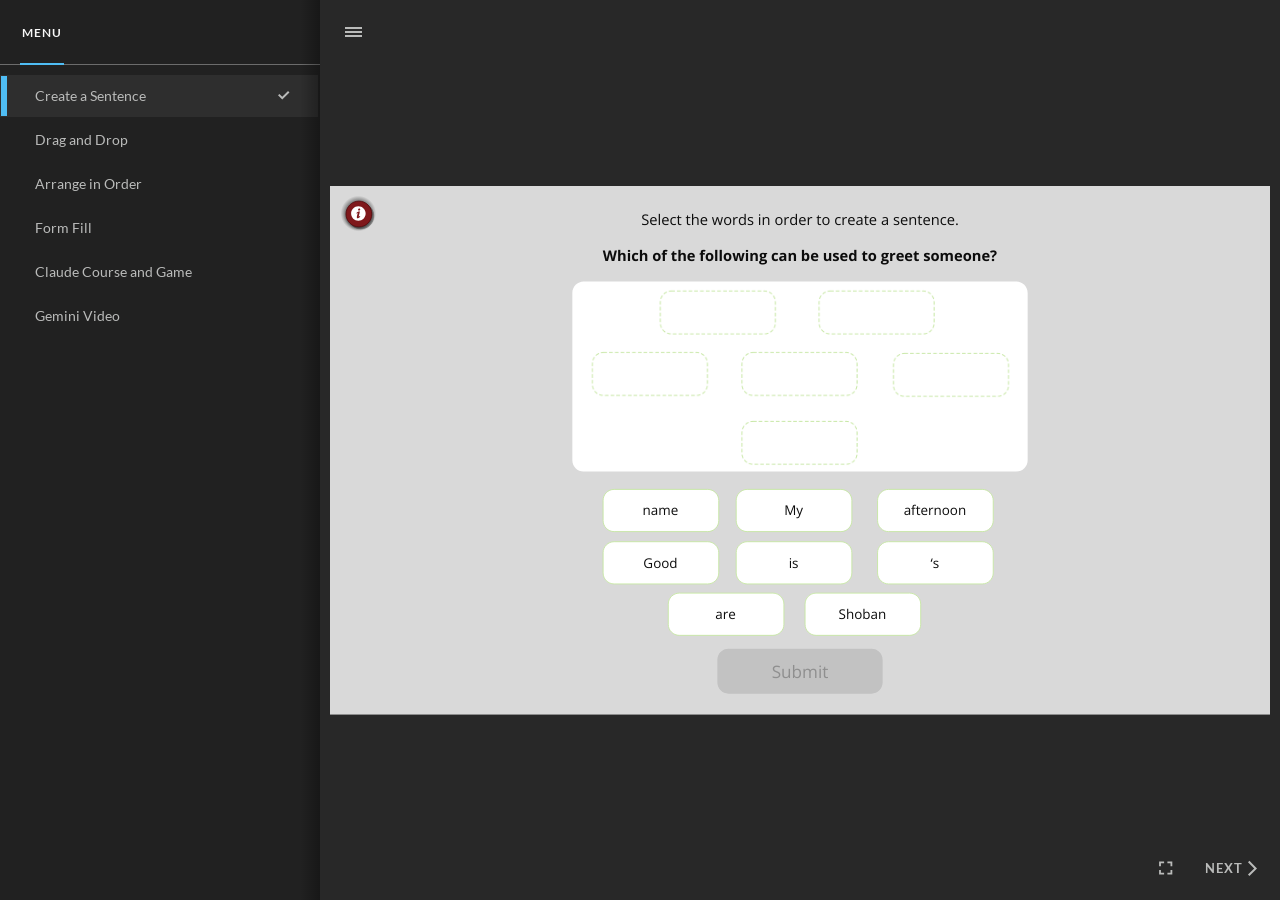
<file: Storyline Level 3 Activity/story.html>
﻿<!doctype html>
<html lang="en-US">
<head>
  <meta charset="utf-8">
  <!-- Created using Storyline 360 x64 - http://www.articulate.com  -->
  <!-- version: 3.130.39111.0 -->
  <title>Storyline Level 3 Activity</title>
  <meta http-equiv="x-ua-compatible" content="IE=edge"/>
  <meta name="viewport" content="width=device-width,initial-scale=1,user-scalable=no,shrink-to-fit=no,minimal-ui"/>
  <meta name="apple-mobile-web-app-capable" content="yes"/>
  <style>
    html, body { height: 100%; padding: 0; margin: 0 }
    #app { height: 100%; width: 100%; }
  </style>

  <script>
    window.DS = {};
    window.globals = {
      DATA_PATH_BASE: '',
      HAS_FRAME: true,
      HAS_SLIDE: true,

      lmsPresent: false,
      tinCanPresent: false,
      cmi5Present: false,
      aoSupport: false,
      scale: 'Scaled',
      captureRc: false,
      browserSize: 'optimal',
      bgColor: '#282828',
      features: 'DropInBase,EngagePromiseUpgrade,FinalPromiseUpgrade,JsInteractions,Localization,PlayerMemoryEnhancements,SlideLevelScale,SlidePromiseUpgrade,StartupPromiseUpgrade,ViewPromiseUpgrade',
      themeName: 'unified',
      preloaderColor: '#FFFFFF',
      suppressAnalytics: false,
      productChannel: 'stable',
      publishSource: 'storyline',
      aid: 'aid|ae1dee93-dded-55e8-bdd6-03ec3b8a28b5',
      cid: '753dcf58-825b-45c5-96a2-d89189ecedbe',
      playerVersion: '3.130.39111.0',
      publishTimestamp: '2026-11-19T06:46:34.7313859Z',
      maxIosVideoElements: 10,
      connectionSettings: { message: 'You%20are%20offline.%20Trying%20to%20reconnect...', useDarkTheme: false, mode: 'disabled' },
      hasFeature: function(feature) {
        return this.features.split(',').includes(feature);
      },
      
      parseParams: function(qs) {
        if (window.globals.parsedParams != null) {
          return window.globals.parsedParams;
        }
        qs = (qs || window.location.search.substr(1)).split('+').join(' ');
        var params = {},
            tokens,
            re = /[?&]?([^=]+)=([^&]*)/g;

        while (tokens = re.exec(qs)) {
          params[decodeURIComponent(tokens[1]).trim()] =
            decodeURIComponent(tokens[2]).trim();
        }
        window.globals.parsedParams = params;
        return params;
      }

    };

    if (window.flagsUnderTest != null) {
      window.globals.features = window.flagsUnderTest.reduce((accum, feature) => {
        if (!accum.includes(feature)) {
          accum.push(feature);
        }
        return accum;
      }, window.globals.features.split(',')).join();
    }
  </script>
  <script>
    var isIe11 = ('ActiveXObject' in window || window.MSBlobBuilder != null)
      && window.msCrypto != null && !window.ActiveXObject;
    if (isIe11) {
      window.globals.unsupportedBrowser = true;
      document.write(atob('[base64]'));
    }
  </script>

  <script>
    if (window.globals.hasFeature('Localization')) {
      
      
    }
  </script>

  
  
  <script>window.THREE = { };</script>
  
</head>
<body style="background: #282828" class="cs-HTML theme-unified">
  <!-- 360 -->
  <script>!function(){var e,i=/iPhone/i,o=/iPod/i,n=/iPad/i,t=/\biOS-universal(?:.+)Mac\b/i,r=/\bAndroid(?:.+)Mobile\b/i,a=/Android/i,d=/(?:SD4930UR|\bSilk(?:.+)Mobile\b)/i,p=/Silk/i,l=/Windows Phone/i,u=/\bWindows(?:.+)ARM\b/i,b=/BlackBerry/i,s=/BB10/i,c=/Opera Mini/i,f=/\b(CriOS|Chrome)(?:.+)Mobile/i,h=/Mobile(?:.+)Firefox\b/i,v=function(e){return void 0!==e&&"MacIntel"===e.platform&&"number"==typeof e.maxTouchPoints&&e.maxTouchPoints>1&&"undefined"==typeof MSStream};e=function(e){var m={userAgent:"",platform:"",maxTouchPoints:0};e||"undefined"==typeof navigator?"string"==typeof e?m.userAgent=e:e&&e.userAgent&&(m={userAgent:e.userAgent,platform:e.platform,maxTouchPoints:e.maxTouchPoints||0}):m={userAgent:navigator.userAgent,platform:navigator.platform,maxTouchPoints:navigator.maxTouchPoints||0};var g=m.userAgent,y=g.split("[FBAN");void 0!==y[1]&&(g=y[0]),void 0!==(y=g.split("Twitter"))[1]&&(g=y[0]);var A=function(e){return function(i){return i.test(e)}}(g),w={apple:{phone:A(i)&&!A(l),ipod:A(o),tablet:!A(i)&&(A(n)||v(m))&&!A(l),universal:A(t),device:(A(i)||A(o)||A(n)||A(t)||v(m))&&!A(l)},amazon:{phone:A(d),tablet:!A(d)&&A(p),device:A(d)||A(p)},android:{phone:!A(l)&&A(d)||!A(l)&&A(r),tablet:!A(l)&&!A(d)&&!A(r)&&(A(p)||A(a)),device:!A(l)&&(A(d)||A(p)||A(r)||A(a))||A(/\bokhttp\b/i)},windows:{phone:A(l),tablet:A(u),device:A(l)||A(u)},other:{blackberry:A(b),blackberry10:A(s),opera:A(c),firefox:A(h),chrome:A(f),device:A(b)||A(s)||A(c)||A(h)||A(f)},any:!1,phone:!1,tablet:!1};return w.any=w.apple.device||w.android.device||w.windows.device||w.other.device,w.phone=w.apple.phone||w.android.phone||w.windows.phone,w.tablet=w.apple.tablet||w.android.tablet||w.windows.tablet,w}(),"object"==typeof exports&&"undefined"!=typeof module?module.exports=e:"function"==typeof define&&define.amd?define((function(){return e})):this.isMobile=e}();
    window.isMobile.apple.tablet = window.isMobile.apple.tablet ||
      (navigator.platform === 'MacIntel' && navigator.maxTouchPoints > 1);
    window.isMobile.apple.device = window.isMobile.apple.device || window.isMobile.apple.tablet;
    window.isMobile.tablet = window.isMobile.tablet || window.isMobile.apple.tablet;
    window.isMobile.any = window.isMobile.any || window.isMobile.apple.tablet;
  </script>

  <div id="focus-sink" tabindex="-1"></div>

  <div id="preso"></div>
  <script>
    (function() {

      var classTypes = [ 'desktop', 'mobile', 'phone', 'tablet' ];

      var addDeviceClasses = function(prefix, testObj) {
        var curr, i;
        for (i = 0; i < classTypes.length; i++) {
          curr = classTypes[i];
          if (testObj[curr]) {
            document.body.classList.add(prefix + curr);
          }
        }
      };

      var params = window.globals.parseParams(),
          isDevicePreview = params.devicepreview === '1',
          isPhoneOverride = params.deviceType === 'phone' || (isDevicePreview && params.phone == '1'),
          isTabletOverride = (params.deviceType === 'tablet' || isDevicePreview) && !isPhoneOverride,
          isMobileOverride = isPhoneOverride || isTabletOverride;

      var deviceView = {
        desktop: !window.isMobile.any && !isMobileOverride,
        mobile: window.isMobile.any || isMobileOverride,
        phone: isPhoneOverride || (window.isMobile.phone && !isTabletOverride),
        tablet: isTabletOverride || window.isMobile.tablet
      };

      window.globals.deviceView = deviceView;
      window.isMobile.desktop = !window.isMobile.any;
      window.isMobile.mobile = window.isMobile.any;

      addDeviceClasses('view-', deviceView);

    })();
  </script>
  
  <script src='story_content/triggers.js' type=text/javascript></script>
<script src='story_content/user.js' type=text/javascript></script>
  <div class="slide-loader"></div>

  <script>
    var doc = document, loader = doc.body.querySelector('.slide-loader'); [ 1, 2, 3 ].forEach(function(n) { var d = doc.createElement('div'); d.style.backgroundColor = window.globals.preloaderColor; d.classList.add('mobile-loader-dot'); d.classList.add('dot' + n); loader.appendChild(d); });
  </script>

  <div class="mobile-load-title-overlay" style="display: none">
    <div class="mobile-load-title">Storyline Level 3 Activity</div>
  </div>

  <div class="mobile-chrome-warning"></div>

  
<style>
  .warn-connection-dialog {
    display: none;
    background: transparent;
    pointer-events: all;
    position: fixed;
    left: 0;
    top: 0;
    width: 100%;
    height: 100%;
    z-index: 999;
  }

  .warn-connection-content {
    pointer-events: all;
    border-radius: 4px;
    background: white;
    border: 1px solid #E7E7E7;
    color: #333333;
    box-shadow: 0 2px 4px rgba(0, 0, 0, 0.25);
    transition: all 150ms ease-out;
    position: absolute;
    white-space: nowrap;
  }

  .view-phone.is-landscape .warn-connection-content {
    left: 23px;
    bottom: 23px;
  }

  .view-tablet.is-landscape .warn-connection-content {
    left: 50%;
    top: 20px;
    transform: translateX(-50%);
  }

  .view-mobile.is-portrait .warn-connection-content {
    transform: translate(-50%, calc(-100% - 15px));
  }

  .warn-connection-content p {
    display: inline-block;
    margin: 0 8px 0 0;
    line-height: 33px;
    font-size: 11px;
  }

  .warn-connection-content svg {
    position: relative;
    vertical-align: middle;
    margin: 0 2px 2px 8px;
  }

  .view-desktop .warn-connection-content {
    left: 1.5em;
    bottom: 1.5em;
  }

  .view-desktop .warn-connection-content p {
    font-size: 1.1em;
  }

  .is-offline .warn-connection-dialog {
    display: block;
  }

  .is-offline .cs-panel * {
    pointer-events: none !important;
  }

  .is-offline .cs-panel {
    pointer-events: all !important;
  }

  .is-offline #nav-controls * {
    pointer-events: none !important;
  }

  .is-offline #nav-controls {
    pointer-events: all !important;
  }
</style>

<div class="warn-connection-dialog" role="alertdialog" aria-modal="true" tabindex="0" aria-labelledby="warn-connection-message">
  <div class="warn-connection-content">
    <svg width="17" height="15" viewBox="0 0 17 15" xmlns="http://www.w3.org/2000/svg">
      <path fill="#8F0000" stroke="white" d="M16.07,12.98 L15.88,12.23 L9.51,1.21 C8.97,0.26,7.6,0.26,7.06,1.21 L0.69,12.23 C0.15,13.16,0.81,14.36,1.91,14.36 H14.65 C15.47,14.36,16.05,13.7,16.07,12.98 Z"/>
      <path fill="white" stroke="white" d="M8.58,5.5 C8.35,5.28,8.5,5.35,8.21,5.32 C8.09,5.35,7.97,5.49,7.96,5.67 C7.97,5.79,7.98,5.92,7.98,6.04 L7.98,6.04 C7.99,6.17,8,6.31,8.01,6.43 L8.01,6.44 C8.03,6.92,8.06,7.41,8.09,7.9 L8.09,7.9 C8.12,8.39,8.14,8.88,8.17,9.37 C8.17,9.39,8.18,9.42,8.2,9.44 C8.23,9.46,8.25,9.47,8.28,9.47 C8.31,9.47,8.34,9.46,8.35,9.44 C8.37,9.43,8.38,9.4,8.39,9.35 L8.39,9.34 C8.39,9.24,8.4,9.15,8.4,9.05 L8.4,9.05 C8.41,8.96,8.41,8.86,8.42,8.75 C8.43,8.44,8.45,8.12,8.47,7.81 L8.47,7.81 C8.49,7.49,8.51,7.18,8.53,6.87 C8.55,6.46,8.56,6.05,8.59,5.64 L8.6,5.62 C8.6,5.57,8.59,5.53,8.58,5.5 L8.21,5.32 Z"/>
      <circle fill="white" stroke="white" cx="8.3" cy="11.35" r="0.3"/>
    </svg>
    <p id="warn-connection-message">You are offline. Trying to reconnect...</p>
  </div>
</div>

<script>
  (function() {
    window.DS.connection = {
      warningShown: false,
      assets: {},
      loadingAssetGroup: false,
      retryDelay: 500
    };

    var connectionSettings = window.globals.connectionSettings || {};

    var useConnectionMessages = window.AbortController != null &&
      window.location.protocol != 'file:' &&
      connectionSettings.mode === 'normal';

    window.DS.connection.useConnectionMessages = useConnectionMessages;

    var assetCount = 0;
    var checkLoadedId;


    if (useConnectionMessages && connectionSettings != null) {
      var contentEl = document.querySelector('.warn-connection-content');
      var messageEl = contentEl.querySelector('p');

      if (connectionSettings.useDarkTheme) {
        contentEl.style.borderColor = '#BABBBA';
        contentEl.style.backgroundColor = '#282828';
        contentEl.style.color = '#FFFFFF';
      }

      if (connectionSettings.message != null) {
        messageEl.textContent = window.decodeURIComponent(connectionSettings.message);
      }
    }

    function checkAssetsReady() {
      for (var i in DS.connection.assets) {
        if (!DS.connection.assets[i].success) {
          return false;
        }
      }
      return true;
    }

    function stopAssetGroup() {
      if (!useConnectionMessages) { return; }

      assetCount = 0;

      DS.connection.oldAssetGroup = DS.connection.assets;
      DS.connection.assets = {};
      DS.connection.loadingAssetGroup = false;
      clearInterval(checkLoadedId);
    }

    function startAssetGroup() {
      if (!useConnectionMessages) { return; }
      var ticks = 0;
      clearInterval(checkLoadedId);
      checkLoadedId = setInterval(function() {
        var loaded = 0;
        if (assetCount === 0 && loaded === 0) {
          clearInterval(checkLoadedId);
          return;
        }

        for (var i in DS.connection.assets) {
          if (DS.connection.assets[i].success) {
            loaded++;
          }
        }

        if (assetCount === loaded && checkAssetsReady()) {
          for (var i in DS.connection.assets) {
            if (DS.connection.assets[i].action) {
              DS.connection.assets[i].action();
            }
          }
          hideWarning();
          stopAssetGroup();
        }
      }, 100)
    }

    function requiredAsset(url, action, retry, type) {
      if (!useConnectionMessages) { return; }
      if (DS.connection.assets[url]) { return; }

      DS.connection.assets[url] = {
        success: false, action: action, retry: retry, type: type
      };
      assetCount = Object.keys(DS.connection.assets).length;
      if (!DS.connection.loadingAssetGroup) {
        startAssetGroup();
      }
      DS.connection.loadingAssetGroup = true;
    }

    function assetLoaded(url) {
      if (!useConnectionMessages) { return; }
      if (DS.connection.assets[url]) {
        DS.connection.assets[url].success = true;
      }
    }

    function assetFailed(url) {
      if (!useConnectionMessages) { return; }
      if (!DS.connection.assets[url]) {
        if (/\.js$/.test(url) && url.indexOf('transcripts') === -1) {
          setTimeout(function() {
            if (DS.connection.lastSlideLoaded != null) {
              DS.connection.lastSlideLoaded();
            }
          }, DS.connection.retryDelay);
        }
        return;
      }
      if (!DS.connection.warningShown) { showWarning(); }
      if (DS.connection.assets[url].retry) {
        setTimeout(function() {
          if (!DS.connection.assets[url].success) {
            DS.connection.assets[url].retry()
          }
        }, DS.connection.retryDelay);
      }
    }

    function hideWarning() {
      document.body.classList.remove('is-offline');
      DS.connection.warningShown = false;
      enableKeys();
    }
    DS.connection.hideWarning = hideWarning

    function showWarning(btn) {
      document.body.classList.add('is-offline')
      DS.connection.warningShown = true;
      updateWarningPosition();
      disableKeys();
    }

    function updateWarningPosition() {
      if (!DS.connection.warningShown) {
        return;
      }

      var isPortrait = document.body.classList.contains('is-portrait');
      var isMobile = document.body.classList.contains('view-mobile');
      var warningEl = document.querySelector('.warn-connection-content');

      if (isPortrait && isMobile) {
        var slide = document.querySelector('.primary-slide');
        var slideRect = slide != null
          ? slide.getBoundingClientRect()
          : { top: window.innerHeight, left: 0, width: window.innerWidth };

        warningEl.style.top = `${slideRect.top}px`
        warningEl.style.left = `${slideRect.left + slideRect.width / 2}px`
      } else {
        warningEl.style.top = null;
        warningEl.style.left = null;
      }

      window.requestAnimationFrame(updateWarningPosition);
    }

    function onDisableKeyDown(e) {
      e.preventDefault();
      e.stopImmediatePropagation();
    }

    function onDisableKeyUp(e) {
      e.preventDefault();
      e.stopImmediatePropagation();
    }

    var accStyle = document.createElement('style');
    var warnDialogEl = document.querySelector('.warn-connection-dialog');

    function disableKeys() {
      if (DS.views && DS.views.nsStack && DS.views.nsStack.length === 1) {
        DS.views.nsStack[0].tabReachable = false
        DS.views.nsStack[0].updateTabIndex(true);
      }

      accStyle.innerHTML = '.acc-shadow-dom { display: none; }';
      document.body.appendChild(accStyle);

      warnDialogEl.parentNode.append(warnDialogEl);
      warnDialogEl.focus();
    }

    function enableKeys() {
      accStyle.remove();
      if (DS.views && DS.views.nsStack && DS.views.nsStack.length === 1 && DS.views.nsStack[0].name === '_frame') {
        DS.views.nsStack[0].tabReachable = true;
        DS.views.nsStack[0].updateTabIndex();
      }
    }

    // these will all be noops if the feature flag isn't set in
    // the data and `window.globals.features`
    DS.connection.requiredAsset = requiredAsset;
    DS.connection.assetLoaded = assetLoaded;
    DS.connection.assetFailed = assetFailed;
    DS.connection.stopAssetGroup = stopAssetGroup;
    DS.connection.startAssetGroup = startAssetGroup;
  })();
</script>


  <script>
    
    if (window.autoSpider && window.vInterfaceObject) {
      document.querySelector('.mobile-load-title-overlay').style.display = 'none';
    }
  </script>

  

  <link rel="stylesheet" href="html5/data/css/output.min.css" data-noprefix/>
</body>
<script src="html5/lib/scripts/bootstrapper.min.js"></script>
</html>
</file>
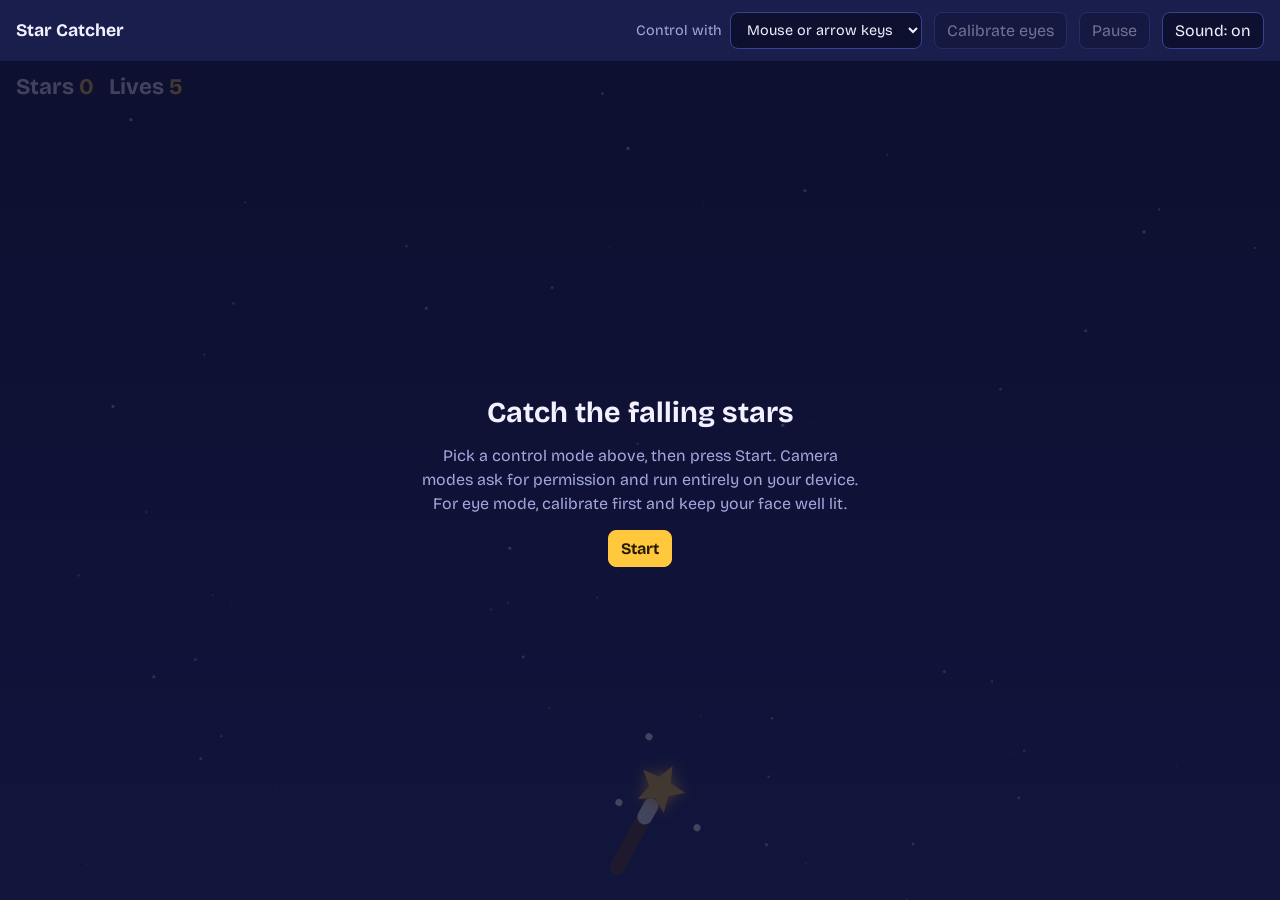
<file: Storyline Level 3 Activity/story_content/Claude/Gesture-star-catcher_game.html>
<!doctype html>
<html lang="en">
<head>
<meta charset="utf-8">
<meta name="viewport" content="width=device-width,initial-scale=1">
<title>Star Catcher: play with your eyes or hands</title>
<link href="https://fonts.googleapis.com/css2?family=Bricolage+Grotesque:wght@500;700&display=swap" rel="stylesheet">
<style>
:root{--night:#0e1030;--deep:#1a1e4c;--gold:#ffc83d;--iris:#2fd1c5;--ink:#f3f1ff;--mute:#a3a9de;--bad:#ff6b81}
*{box-sizing:border-box}
html,body{height:100%;margin:0}
body{display:flex;flex-direction:column;background:var(--night);color:var(--ink);font-family:"Bricolage Grotesque",system-ui,sans-serif}
header{display:flex;flex-wrap:wrap;gap:12px;align-items:center;padding:12px 16px;background:var(--deep)}
h1{font-size:1.1rem;margin:0 auto 0 0;font-weight:700}
label{display:flex;gap:8px;align-items:center;color:var(--mute);font-size:.9rem}
select,button{font:inherit;color:var(--ink);background:var(--night);border:1px solid #3b4192;border-radius:8px;padding:8px 12px}
button{cursor:pointer}
button.primary{background:var(--gold);color:#241a00;border-color:var(--gold);font-weight:700}
button:disabled{opacity:.4;cursor:not-allowed}
:focus-visible{outline:3px solid var(--iris);outline-offset:2px}
#stage{position:relative;flex:1;min-height:0}
canvas{display:block;width:100%;height:100%;touch-action:none}
#hud{position:absolute;top:12px;left:16px;font-size:1.4rem;font-weight:700;pointer-events:none}
#hud span{color:var(--gold)}
#overlay{position:absolute;inset:0;display:flex;flex-direction:column;gap:14px;align-items:center;justify-content:center;text-align:center;padding:24px;background:rgba(14,16,48,.78)}
#overlay.hide{display:none}
#overlay h2{margin:0;font-size:1.8rem}
#overlay p{margin:0;max-width:44ch;color:var(--mute);line-height:1.5}
#cam{z-index:6;position:absolute;right:12px;bottom:12px;width:176px;border-radius:10px;overflow:hidden;background:#000;border:2px solid #3b4192}
#cam video{display:block;width:100%;transform:scaleX(-1)}
#cam div{position:absolute;left:0;right:0;bottom:0;padding:4px 8px;font-size:.75rem;background:rgba(0,0,0,.6)}
#cam.hide{display:none}
#msg{z-index:7;position:absolute;left:50%;top:14%;transform:translateX(-50%);font-size:1.6rem;font-weight:700;color:var(--gold);text-align:center;pointer-events:none}
@media (prefers-reduced-motion:reduce){*{scroll-behavior:auto}}
</style>
</head>
<body>
<header>
  <h1>Star Catcher</h1>
  <label for="mode">Control with
    <select id="mode">
      <option value="mouse">Mouse or arrow keys</option>
      <option value="eye">Eye movement</option>
      <option value="hand">Hand (palm)</option>
      <option value="fist">Fist</option>
    </select>
  </label>
  <button id="calib" disabled>Calibrate eyes</button>
  <button id="pause" disabled>Pause</button>
  <button id="sound" aria-pressed="true">Sound: on</button>
</header>

<div id="stage">
  <canvas id="game" aria-label="Star catching game"></canvas>
  <div id="hud" aria-live="polite">Stars <span id="score">0</span> &nbsp; Lives <span id="lives">5</span></div>
  <div id="msg" aria-live="assertive"></div>
  <div id="cam" class="hide"><video id="video" playsinline muted></video><div id="status">Starting camera…</div></div>
  <div id="overlay">
    <h2>Catch the falling stars</h2>
    <p>Pick a control mode above, then press Start. Camera modes ask for permission and run entirely on your device. For eye mode, calibrate first and keep your face well lit.</p>
    <button id="start" class="primary">Start</button>
  </div>
</div>

<script type="module">
const $ = id => document.getElementById(id);
const CDN = "https://cdn.jsdelivr.net/npm/@mediapipe/tasks-vision@0.10.14";
const MODELS = {
  face: "https://storage.googleapis.com/mediapipe-models/face_landmarker/face_landmarker/float16/1/face_landmarker.task",
  hand: "https://storage.googleapis.com/mediapipe-models/hand_landmarker/hand_landmarker/float16/1/hand_landmarker.task"
};

/* ---------- input layer: every mode just writes `target` (0..1 across the screen) ---------- */
let target = 0.5, mode = "mouse";
let vision = null, face = null, hand = null, stream = null, lastVideoTime = -1;
let gazeCal = { center: 0, half: 0.3 };   // raw gaze -> 0..1 mapping
let rawGaze = 0, rawGazeSmooth = 0, calibrating = false;
const video = $("video"), status = $("status"), cam = $("cam");

function stopCamera() {
  if (!stream) return;
  stream.getTracks().forEach(t => t.stop());
  stream = null; video.srcObject = null; lastVideoTime = -1;
}
async function ensureCamera() {
  if (stream) return;
  stream = await navigator.mediaDevices.getUserMedia({ video: { width: 640, height: 480, facingMode: "user" }, audio: false });
  video.srcObject = stream;
  await video.play();
}
async function ensureVision() {
  if (vision) return;
  const m = await import(CDN + "/+esm");
  const fileset = await m.FilesetResolver.forVisionTasks(CDN + "/wasm");
  vision = { m, fileset };
}
async function makeTask(Cls, path, extra) {
  for (const delegate of ["GPU", "CPU"]) {
    try {
      return await Cls.createFromOptions(vision.fileset, {
        baseOptions: { modelAssetPath: path, delegate }, runningMode: "VIDEO", ...extra });
    } catch (e) { if (delegate === "CPU") throw e; }
  }
}
async function setMode(next) {
  mode = next; const token = ++setMode.n;
  $("calib").disabled = mode !== "eye";
  if (mode === "mouse") { stopCamera(); cam.classList.add("hide"); return; }
  cam.classList.remove("hide");
  status.textContent = "Loading…";
  try {
    await ensureCamera();
    await ensureVision();
    if (mode === "eye" && !face) face = await makeTask(vision.m.FaceLandmarker, MODELS.face, { numFaces: 1, outputFaceBlendshapes: true });
    if ((mode === "hand" || mode === "fist") && !hand) hand = await makeTask(vision.m.HandLandmarker, MODELS.hand, { numHands: 1 });
    if (token !== setMode.n) return;
    status.textContent = "Looking for you…";
  } catch (e) {
    if (token !== setMode.n) return;
    console.error(e);
    status.textContent = "Camera or model failed";
    flash("Could not start the camera. Check permission and your internet connection.", 4000);
    mode = "mouse"; $("mode").value = "mouse"; $("calib").disabled = true;
  }
}

setMode.n = 0;

function eyeGaze(res) {
  const cats = res.faceBlendshapes?.[0]?.categories;
  if (!cats) return null;
  const s = {}; for (const c of cats) s[c.categoryName] = c.score;
  // positive = looking toward the player's right (screen right, since the view is mirrored)
  return ((s.eyeLookInLeft + s.eyeLookOutRight) - (s.eyeLookOutLeft + s.eyeLookInRight)) / 2;
}
const clamp01 = v => Math.max(0, Math.min(1, v));

// A fist = at least 3 of the 4 fingers curled (fingertip closer to the wrist than its middle joint)
function isFist(lm) {
  const d = (a, b) => Math.hypot(a.x - b.x, a.y - b.y);
  let curled = 0;
  for (const [tip, pip] of [[8, 6], [12, 10], [16, 14], [20, 18]]) if (d(lm[tip], lm[0]) < d(lm[pip], lm[0])) curled++;
  return curled >= 3;
}

function detect() {
  if (mode === "mouse" || !stream || video.readyState < 2 || video.currentTime === lastVideoTime) return;
  lastVideoTime = video.currentTime;
  const now = performance.now();
  if (mode === "eye" && face) {
    const g = eyeGaze(face.detectForVideo(video, now));
    if (g === null) { status.textContent = "No face found"; return; }
    status.textContent = "Tracking eyes";
    rawGaze = g;
    rawGazeSmooth += (g - rawGazeSmooth) * 0.35;
    if (!calibrating) target = clamp01(0.5 + 0.5 * (rawGazeSmooth - gazeCal.center) / gazeCal.half);
  } else if ((mode === "hand" || mode === "fist") && hand) {
    const lm = hand.detectForVideo(video, now).landmarks?.[0];
    if (!lm) { status.textContent = "No hand found"; return; }
    if (mode === "fist") {
      if (!isFist(lm)) { status.textContent = "Make a fist to move"; return; }   // open hand does nothing
      status.textContent = "Fist detected";
    } else status.textContent = "Tracking palm";
    const x = 1 - lm[9].x;                                     // mirror to match the preview
    target += (clamp01((x - 0.15) / 0.7) - target) * 0.5;      // use the middle 70% of the frame
  }
}

async function calibrate() {
  if (mode !== "eye" || !face) { flash("Choose Eye movement and wait for the camera first", 2500); return; }
  calibrating = true;
  const sample = async (text) => {
    flash(text, 2600);
    await new Promise(r => setTimeout(r, 900));       // time to move the eyes
    const vals = [], t0 = performance.now();
    while (performance.now() - t0 < 1500) { vals.push(rawGaze); await new Promise(r => setTimeout(r, 30)); }
    return vals.reduce((a, b) => a + b, 0) / vals.length;
  };
  const left = await sample("Look at the left edge of the screen");
  const right = await sample("Now look at the right edge");
  if (right - left > 0.04) { gazeCal = { center: (left + right) / 2, half: (right - left) / 2 }; flash("Calibrated", 1200); }
  else flash("Eye movement too small. Try again with better light.", 3000);
  calibrating = false;
}

/* ---------- game ---------- */
const cv = $("game"), ctx = cv.getContext("2d");
let W = 0, H = 0, dpr = 1;
function resize() {
  dpr = window.devicePixelRatio || 1;
  W = cv.clientWidth; H = cv.clientHeight;
  cv.width = W * dpr; cv.height = H * dpr;
  ctx.setTransform(dpr, 0, 0, dpr, 0, 0);
}
new ResizeObserver(resize).observe(cv);

const PROFILE = {   // eye control is slower and more forgiving
  eye:    { speed: 0.5,  gap: 1.5, reach: 1.35 },
  hand:   { speed: 0.8,  gap: 1.2, reach: 1.15 },
  fist:   { speed: 0.8,  gap: 1.2, reach: 1.15 },
  mouse:  { speed: 1,    gap: 1,   reach: 1.1 }
};
let stars = [], score = 0, lives = 5, running = false, paused = false, spawnT = 0, blink = 0, shake = 0;
const player = { x: 0 };
const bgStars = Array.from({ length: 70 }, () => ({ x: Math.random(), y: Math.random(), r: Math.random() * 1.4 + .3 }));

function flash(text, ms) {
  const m = $("msg"); m.textContent = text;
  clearTimeout(flash.t); flash.t = setTimeout(() => m.textContent = "", ms);
}
function reset() {
  stars = []; score = 0; lives = 5; spawnT = 0; paused = false;
  player.x = W / 2; target = 0.5;
  $("score").textContent = 0; $("lives").textContent = 5;
}
function eyeR() { return Math.max(26, Math.min(52, Math.min(W, H) * 0.06)); }

function drawStar(x, y, r, rot) {
  ctx.beginPath();
  for (let i = 0; i < 10; i++) {
    const a = rot + i * Math.PI / 5 - Math.PI / 2, rr = i % 2 ? r * 0.45 : r;
    ctx.lineTo(x + Math.cos(a) * rr, y + Math.sin(a) * rr);
  }
  ctx.closePath(); ctx.fillStyle = "#ffc83d"; ctx.shadowColor = "#ffc83d"; ctx.shadowBlur = 14; ctx.fill(); ctx.shadowBlur = 0;
}
function drawEye(x, y, r) {
  const open = 1 - 0.85 * blink;
  let nearest = null;
  for (const s of stars) if (!nearest || s.y > nearest.y) nearest = s;
  let dx = 0, dy = 0;
  if (nearest) { const a = Math.atan2(nearest.y - y, nearest.x - x); dx = Math.cos(a) * r * 0.35; dy = Math.sin(a) * r * 0.25; }
  ctx.save(); ctx.translate(x, y); ctx.scale(1, open);
  ctx.beginPath(); ctx.arc(0, 0, r, 0, 7); ctx.fillStyle = "#fff"; ctx.fill();
  ctx.beginPath(); ctx.arc(dx, dy, r * 0.52, 0, 7); ctx.fillStyle = "#2fd1c5"; ctx.fill();
  ctx.beginPath(); ctx.arc(dx, dy, r * 0.25, 0, 7); ctx.fillStyle = "#0e1030"; ctx.fill();
  ctx.beginPath(); ctx.arc(dx - r * 0.12, dy - r * 0.14, r * 0.09, 0, 7); ctx.fillStyle = "#fff"; ctx.fill();
  ctx.restore();
}

function drawWand(r) {
  ctx.rotate(0.5);
  ctx.lineCap = "round";
  ctx.strokeStyle = "#5b3d22"; ctx.lineWidth = r * 0.3;
  ctx.beginPath(); ctx.moveTo(0, r * 0.95); ctx.lineTo(0, -r * 0.45); ctx.stroke();
  ctx.strokeStyle = "#fff"; ctx.lineWidth = r * 0.3;
  ctx.beginPath(); ctx.moveTo(0, -r * 0.2); ctx.lineTo(0, -r * 0.45); ctx.stroke();
  drawStar(0, -r * 0.85, r * 0.5, blink * 3);
  ctx.fillStyle = "#fff";
  for (const [a, d] of [[0.4, 1.1], [2.2, 1.0], [4.1, 1.2]]) {
    ctx.beginPath(); ctx.arc(Math.cos(a) * r * d, -r * 0.85 + Math.sin(a) * r * d * 0.8, r * 0.07 * (1 + blink * 2), 0, 7); ctx.fill();
  }
}
function drawPlayer(x, y, r) {
  if (mode === "eye") { drawEye(x, y, r); return; }
  ctx.save(); ctx.translate(x, y);
  const pop = 1 + 0.3 * blink; ctx.scale(pop, pop);
  if (mode === "mouse") drawWand(r);
  else {
    ctx.font = `${r * 2}px "Apple Color Emoji","Segoe UI Emoji","Noto Color Emoji",sans-serif`;
    ctx.textAlign = "center"; ctx.textBaseline = "middle"; ctx.fillStyle = "#fff";
    ctx.fillText(mode === "hand" ? "\u270B" : "\u270A", 0, 0);
  }
  ctx.restore();
}

/* ---------- sound (synthesised, no audio files) ---------- */
let actx = null, soundOn = true;
function initAudio() {
  try { actx = actx || new (window.AudioContext || window.webkitAudioContext)(); if (actx.state === "suspended") actx.resume(); } catch (e) {}
}
function tone(f, t, dur, type, vol, slideTo) {
  const o = actx.createOscillator(), g = actx.createGain();
  o.type = type; o.frequency.setValueAtTime(f, t);
  if (slideTo) o.frequency.exponentialRampToValueAtTime(slideTo, t + dur);
  g.gain.setValueAtTime(vol, t); g.gain.exponentialRampToValueAtTime(0.0001, t + dur);
  o.connect(g).connect(actx.destination); o.start(t); o.stop(t + dur + 0.02);
}
function sfxCatch() {
  if (!soundOn || !actx) return;
  const t = actx.currentTime;
  tone(880, t, 0.14, "triangle", 0.18); tone(1320, t + 0.07, 0.18, "triangle", 0.16); tone(1760, t + 0.14, 0.26, "sine", 0.1);
}
function sfxMiss() {
  if (!soundOn || !actx) return;
  tone(260, actx.currentTime, 0.28, "sawtooth", 0.07, 110);
}

let last = performance.now();
function frame(now) {
  const dt = Math.min(0.05, (now - last) / 1000); last = now;
  detect();
  ctx.clearRect(0, 0, W, H);
  const g = ctx.createLinearGradient(0, 0, 0, H); g.addColorStop(0, "#0e1030"); g.addColorStop(1, "#23296b");
  ctx.fillStyle = g; ctx.fillRect(0, 0, W, H);
  ctx.fillStyle = "#cfd3ff";
  for (const b of bgStars) { ctx.globalAlpha = 0.25 + b.r / 3; ctx.beginPath(); ctx.arc(b.x * W, b.y * H, b.r, 0, 7); ctx.fill(); }
  ctx.globalAlpha = 1;

  const r = eyeR(), py = H - r - 24;
  player.x += (target * W - player.x) * Math.min(1, dt * 14);
  player.x = Math.max(r, Math.min(W - r, player.x));

  if (running && !paused) {
    const level = 1 + score / 12, P = PROFILE[mode];
    spawnT -= dt;
    if (spawnT <= 0) { stars.push({ x: 30 + Math.random() * (W - 60), y: -20, v: (110 + Math.random() * 60) * Math.min(level, 3), r: 14 + Math.random() * 6, rot: 0 }); spawnT = Math.max(0.35, 1.1 - score * 0.02) * P.gap; }
    for (const s of stars) { s.y += s.v * dt * P.speed; s.rot += dt * 2; }
    stars = stars.filter(s => {
      if (Math.abs(s.x - player.x) < r * P.reach + s.r * 0.6 && Math.abs(s.y - py) < r * P.reach) { score++; blink = 1; $("score").textContent = score; sfxCatch(); return false; }
      if (s.y > H + 20) { lives--; shake = 1; $("lives").textContent = lives; sfxMiss(); return false; }
      return true;
    });
    if (lives <= 0) endGame();
  }
  blink = Math.max(0, blink - dt * 5); shake = Math.max(0, shake - dt * 3);
  ctx.save(); if (shake) ctx.translate((Math.random() - .5) * 8 * shake, 0);
  for (const s of stars) drawStar(s.x, s.y, s.r, s.rot);
  ctx.restore();
  drawPlayer(player.x, py, r);
  requestAnimationFrame(frame);
}

function endGame() {
  running = false; $("pause").disabled = true;
  $("overlay").querySelector("h2").textContent = `You caught ${score} stars`;
  $("overlay").querySelector("p").textContent = "Switch control mode if you like, then play again.";
  $("start").textContent = "Play again";
  $("overlay").classList.remove("hide");
}

/* ---------- wiring ---------- */
$("mode").addEventListener("change", e => setMode(e.target.value));
$("calib").addEventListener("click", calibrate);
$("pause").addEventListener("click", () => { paused = !paused; $("pause").textContent = paused ? "Resume" : "Pause"; });
$("sound").addEventListener("click", () => {
  soundOn = !soundOn; initAudio();
  $("sound").textContent = "Sound: " + (soundOn ? "on" : "off"); $("sound").setAttribute("aria-pressed", soundOn);
});
$("start").addEventListener("click", async () => {
  initAudio();
  $("start").disabled = true;
  await setMode($("mode").value);
  $("start").disabled = false;
  reset(); running = true; $("pause").disabled = false; $("pause").textContent = "Pause";
  $("overlay").classList.add("hide");
});
cv.addEventListener("pointermove", e => { if (mode === "mouse") target = e.offsetX / W; });
addEventListener("keydown", e => {
  if (mode !== "mouse") return;
  if (e.key === "ArrowLeft") { target = clamp01(target - 0.06); e.preventDefault(); }
  if (e.key === "ArrowRight") { target = clamp01(target + 0.06); e.preventDefault(); }
});
resize(); player.x = W / 2;
requestAnimationFrame(frame);
</script>
</body>
</html>
</file>
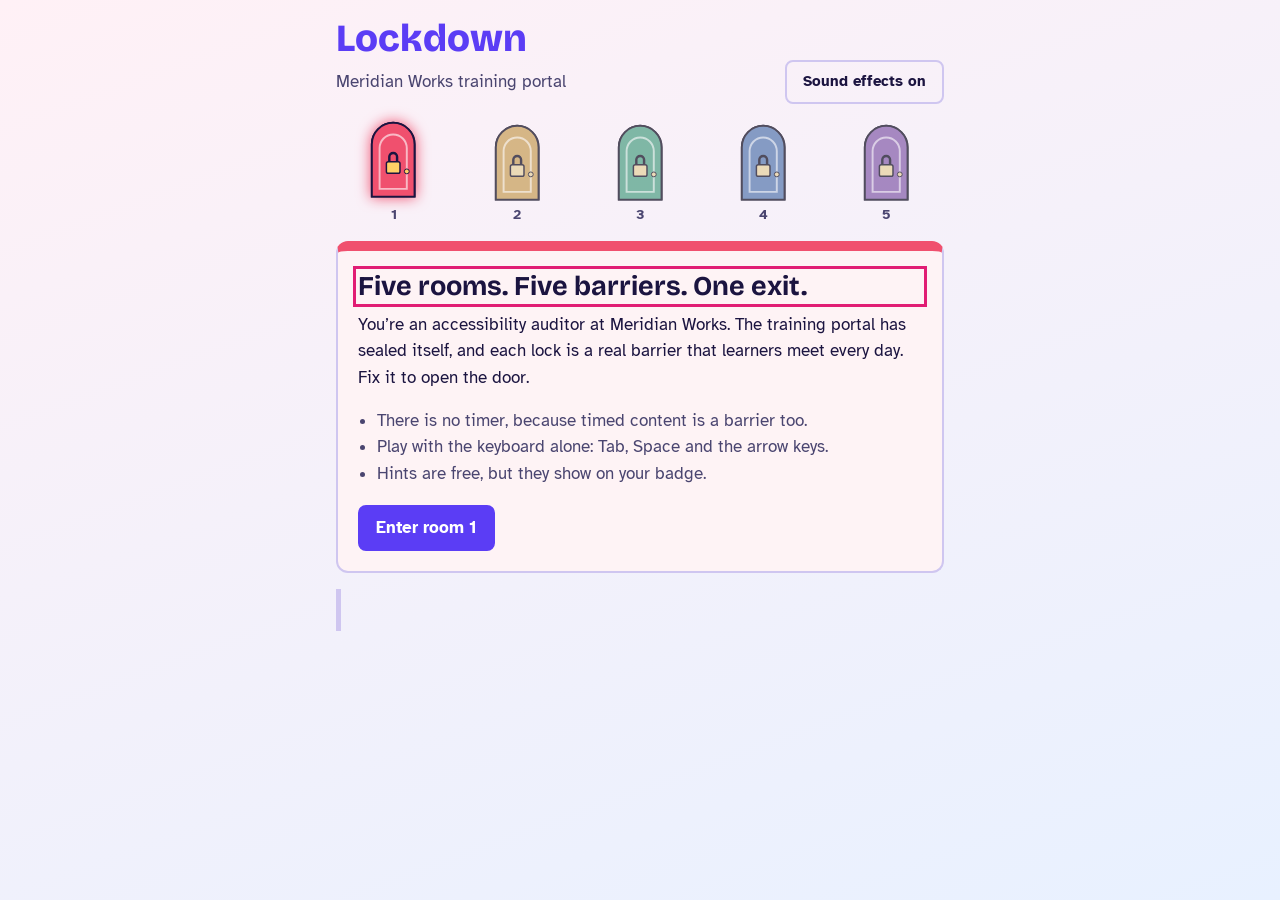
<file: Storyline Level 3 Activity/story_content/Claude/Lockdown_The_Accessibility_Escape_Room.html>
<!doctype html>
<html lang="en">
<head>
<meta charset="utf-8">
<title>Lockdown: The Accessibility Escape Room</title>
<meta name="viewport" content="width=device-width, initial-scale=1, viewport-fit=cover">
<link rel="stylesheet" href="https://fonts.googleapis.com/css2?family=Atkinson+Hyperlegible:wght@400;700&family=Bricolage+Grotesque:wght@700;800&display=swap">
<style>
:root{--bg:#F6F1FF;--g1:#FFF1F6;--g2:#E8F1FF;--ink:#1B1440;--panel:#fff;--mut:#4A4570;--line:#CFC6F0;--acc:#5B3DF5;--on:#fff;--ok:#0F7A4F;--bad:#C0262D;--fc:#E11D74;color-scheme:light dark;box-sizing:border-box;padding-top:env(safe-area-inset-top,0px);padding-bottom:env(safe-area-inset-bottom,0px)}
@media(prefers-color-scheme:dark){:root:not([data-theme="light"]){--bg:#150C33;--g1:#1E0F45;--g2:#0A2B3F;--ink:#F2EEFF;--panel:#221650;--mut:#BDB3EA;--line:#4A3C8A;--acc:#A99BFF;--on:#150C33;--ok:#5FE0A8;--bad:#FF9AA2;--fc:#FFD166}}
:root[data-theme="dark"]{--bg:#150C33;--g1:#1E0F45;--g2:#0A2B3F;--ink:#F2EEFF;--panel:#221650;--mut:#BDB3EA;--line:#4A3C8A;--acc:#A99BFF;--on:#150C33;--ok:#5FE0A8;--bad:#FF9AA2;--fc:#FFD166}
html{scroll-padding-top:env(safe-area-inset-top,0px)}
*,*::before,*::after{box-sizing:inherit}
body{margin:0;background:var(--bg) linear-gradient(160deg,var(--g1),var(--g2)) fixed;color:var(--ink);font:1.0625rem/1.55 "Atkinson Hyperlegible",system-ui,sans-serif}
h1,h2,h3{font-family:"Bricolage Grotesque","Atkinson Hyperlegible",system-ui,sans-serif;line-height:1.15;margin:0}
.wrap{max-width:40rem;margin:0 auto;padding:1rem}
h1{font-size:2.4rem;font-weight:800;color:var(--acc)}
.brand{margin:.25rem 0;color:var(--mut)}.top{display:flex;justify-content:space-between;align-items:center;gap:.6rem;flex-wrap:wrap}
#pips{display:flex;justify-content:space-between;gap:.5rem;list-style:none;padding:0;margin:1rem 0}
#pips li{display:flex;flex-direction:column;align-items:center;gap:.15rem;flex:1}
#pips svg{width:3.4rem;height:auto;overflow:visible;transition:filter .3s,transform .3s}
.n{font-weight:700;font-size:.85rem;color:var(--mut)}
.dw{fill:#2B1E5C;stroke:var(--ink);stroke-width:2;transition:fill .6s}
.lg{transform-origin:6px 0;transition:transform .8s cubic-bezier(.3,1.4,.5,1)}
.lg .leaf{fill:var(--dc);stroke:var(--ink);stroke-width:2}
.lg .pn{fill:none;stroke:rgba(255,255,255,.6);stroke-width:2}
.lg .hd{fill:#FFD166;stroke:var(--ink)}
.lk{transition:opacity .25s}.lk rect{fill:#FFD166;stroke:var(--ink);stroke-width:1.5}.lk path{stroke:var(--ink);stroke-width:2.5}
li.done .lg{transform:scaleX(.2)}li.done .dw{fill:#FFE08A}li.done .lk{opacity:0}
li.now svg{filter:drop-shadow(0 0 7px var(--dc));transform:translateY(-3px)}
li:not(.done):not(.now) svg{filter:grayscale(.55) opacity(.75)}
#snd{min-height:2.75rem;font-size:.95rem}
.v{position:absolute;width:1px;height:1px;overflow:hidden;clip:rect(0 0 0 0);white-space:nowrap}
#stage{background:color-mix(in srgb,var(--rc,var(--acc)) 7%,var(--panel));border:2px solid var(--line);border-top:10px solid var(--rc,var(--acc));border-radius:12px;padding:1.25rem;transition:border-color .4s}
h2{font-size:1.7rem;font-weight:700}
.story{margin:.6rem 0 1rem}
fieldset{border:0;border-top:3px solid var(--rc,var(--line));margin:1rem 0 0;padding:.75rem 0 0}
legend{font-weight:700;padding:0 .5rem 0 0;max-width:100%}
.opt{display:flex;gap:.6rem;align-items:flex-start;border:2px solid var(--line);border-radius:8px;padding:.55rem .7rem;margin:.4rem 0;cursor:pointer}
.opt:has(input:checked){border-color:var(--acc);background:color-mix(in srgb,var(--acc) 12%,transparent)}
.opt input{margin-top:.35rem;accent-color:var(--acc)}
.vis{width:7.5rem;color:var(--acc);display:block;margin:.5rem 0}
.fake{display:inline-flex;border:2px solid var(--ink);border-radius:8px;padding:.35rem .55rem;margin:.5rem 0;color:var(--ink)}
.fake svg{width:1.5rem}
.sr{background:#0B1418;color:#9FF0C8;border-radius:8px;padding:.7rem .9rem;margin:.5rem 0;font:.95rem/1.5 ui-monospace,Menlo,Consolas,monospace;white-space:pre-wrap}
.prev{border-radius:8px;padding:1rem;font-weight:700;font-size:1.2rem;margin:.5rem 0;background:rgb(124,147,168)}
input[type=range]{width:100%;accent-color:var(--acc);margin:.5rem 0}
output{display:block;font-weight:700}
.order{list-style:none;padding:0;margin:.5rem 0}
.order li{display:flex;justify-content:space-between;align-items:center;gap:.5rem;border:2px solid var(--line);border-radius:8px;padding:.45rem .7rem;margin:.4rem 0}
.notes{padding-left:1.2rem;color:var(--mut)}
.row{display:flex;flex-wrap:wrap;gap:.6rem;margin-top:1.1rem}
button{font:inherit;font-weight:700;min-height:2.75rem;padding:.5rem 1rem;border-radius:8px;border:2px solid var(--acc);cursor:pointer}
.go{background:var(--acc);color:var(--on)}.ghost{background:transparent;color:var(--ink);border-color:var(--line)}
.sm{min-height:2.75rem;min-width:2.75rem;padding:.3rem .6rem;background:transparent;color:var(--ink);border-color:var(--line);margin-left:.3rem}
button:disabled{opacity:.45;cursor:not-allowed}
:focus-visible{outline:3px solid var(--fc);outline-offset:2px}
#live{margin-top:1rem;padding:.6rem .8rem;border-left:5px solid var(--line);min-height:2.6rem;color:var(--mut)}
#live[data-k="true"]{border-color:var(--ok);color:var(--ok)}
#live[data-k="false"]{border-color:var(--bad);color:var(--bad)}
.about{border-top:2px solid var(--line);margin-top:1.2rem;padding-top:1rem}
a{color:var(--acc);font-weight:700}
.skip{position:absolute;left:-99rem}.skip:focus{left:1rem;top:1rem;background:var(--panel);padding:.5rem}
@media(prefers-reduced-motion:reduce){*{transition:none!important;animation:none!important}}
</style>
</head>
<body>
<a class="skip" href="#stage">Skip to the game</a>
<div class="wrap">
<header>
<h1>Lockdown</h1>
<div class="top"><p class="brand">Meridian Works training portal</p><button class="ghost" id="snd" aria-pressed="true">Sound effects <span id="sv" aria-hidden="true">on</span></button></div>
<ol id="pips" aria-label="Progress through five rooms"></ol>
</header>
<main>
<section id="stage" aria-label="Game"></section>
<div id="live" role="status" aria-live="polite"></div>
</main>
</div>
<script>
const $=s=>document.querySelector(s);
const N=5,S={r:0,hints:0,tries:0},stage=$('#stage'),live=$('#live');
const say=(m,k)=>{live.dataset.k=k===undefined?'':k;live.textContent=m};
let AC=null,SND=true;
const tone=(f,t,d,ty,v,f2)=>{if(!SND)return;try{AC=AC||new(window.AudioContext||window.webkitAudioContext)();const o=AC.createOscillator(),g=AC.createGain(),s=AC.currentTime+t;o.type=ty||'sine';o.frequency.setValueAtTime(f,s);if(f2)o.frequency.exponentialRampToValueAtTime(f2,s+d);g.gain.setValueAtTime(v||.1,s);g.gain.exponentialRampToValueAtTime(.001,s+d);o.connect(g);g.connect(AC.destination);o.start(s);o.stop(s+d)}catch(e){}};
const sfx={
 enter(){tone(160,0,.45,'sawtooth',.08,70);tone(90,.05,.3,'square',.06,50);tone(520,.4,.12,'triangle',.06)},
 unlock(){tone(300,0,.06,'square',.08);tone(220,.09,.06,'square',.08);[523,659,784,1047].forEach((f,k)=>tone(f,.22+k*.09,.25,'triangle',.1))},
 fail(){tone(180,0,.18,'sawtooth',.07,120)},
 win(){[523,659,784,1047,1319].forEach((f,k)=>tone(f,k*.11,.4,'triangle',.1))}
};
$('#snd').onclick=e=>{SND=!SND;e.currentTarget.setAttribute('aria-pressed',SND);$('#sv').textContent=SND?'on':'off'};
const ROOMC=['#F0506E','#F59E0B','#10B981','#3B82F6','#A855F7'];
const DOOR=`<svg viewBox="0 0 56 84" aria-hidden="true"><path class="dw" d="M6 82V28a22 22 0 0 1 44 0v54z"/><g class="lg"><path class="leaf" d="M6 82V28a22 22 0 0 1 44 0v54z"/><path class="pn" d="M14 74V32a14 14 0 0 1 28 0v42z"/><circle class="hd" cx="42" cy="56" r="2.5"/><g class="lk"><rect x="21" y="46" width="14" height="12" rx="2"/><path d="M24 46v-5a4 4 0 0 1 8 0v5" fill="none"/></g></g></svg>`;
function pips(){$('#pips').innerHTML=ROOMC.map((c,i)=>{const s=i<S.r?'unlocked':i===S.r?'current':'locked';return `<li class="${i<S.r?'done':i===S.r?'now':''}" style="--dc:${c}">${DOOR}<span class="n" aria-hidden="true">${i+1}</span><span class="v">Room ${i+1}: ${s}</span></li>`}).join('')}
function draw(html){stage.innerHTML=html;pips();stage.style.setProperty('--rc',ROOMC[S.r]||'var(--ok)');const h=$('#stage h2');h.tabIndex=-1;h.focus()}
const frame=(t,story,body)=>`<h2>${t}</h2><p class="story">${story}</p>${body}<div class="row"><button class="go" id="chk">Try the lock</button><button class="ghost" id="hint">Need a hint?</button></div>`;
function wire(i,check,hint){
  $('#hint').onclick=()=>{S.hints++;say('Hint: '+hint)};
  $('#chk').onclick=()=>{S.tries++;const r=check();r===true?unlock(i):(sfx.fail(),say(r,false))};
}
function unlock(i){
  const last=i===N-1;
  say('Door unlocked.',true);const d=document.querySelectorAll('#pips li')[i];d.classList.remove('now');d.classList.add('done');d.querySelector('.v').textContent=`Room ${i+1}: unlocked`;sfx.unlock();
  $('.row').innerHTML=`<button class="go" id="nx">${last?'Escape the building':'Open the door to room '+(i+2)}</button>`;
  $('#nx').onclick=()=>{sfx.enter();S.r=i+1;last?end():room(S.r)};
  $('#nx').focus();
}
const quiz=items=>items.map((q,n)=>`<fieldset><legend>${q.q}</legend>${q.vis||''}${q.o.map((o,k)=>`<label class="opt"><input type="radio" name="q${n}" value="${k}"><span>${o}</span></label>`).join('')}</fieldset>`).join('');
const qcheck=items=>()=>{
  const bad=[];
  items.forEach((q,n)=>{const c=document.querySelector(`input[name=q${n}]:checked`);if(!c||+c.value!==q.ok)bad.push(n+1)});
  return bad.length?`Still locked. Look again at ${bad.length>1?'items':'item'} ${bad.join(', ')}.`:true;
};
const lum=(r,g,b)=>[r,g,b].map(v=>{v/=255;return v<=.03928?v/12.92:((v+.055)/1.055)**2.4}).reduce((a,c,i)=>a+c*[.2126,.7152,.0722][i],0);
const BG=lum(124,147,168);
const ratio=g=>{const t=lum(g,g,g);return (Math.max(BG,t)+.05)/(Math.min(BG,t)+.05)};

const chart=`<svg class="vis" viewBox="0 0 120 60" aria-hidden="true" fill="currentColor"><rect x="10" y="36" width="20" height="20"/><rect x="36" y="26" width="20" height="30"/><rect x="62" y="16" width="20" height="40"/><rect x="88" y="4" width="20" height="52"/></svg>`;
const wave=`<svg class="vis" viewBox="0 0 120 24" aria-hidden="true"><path d="M0 12 Q15 0 30 12 T60 12 T90 12 T120 12" fill="none" stroke="currentColor" stroke-width="3"/></svg>`;
const mag=`<span class="fake" aria-hidden="true"><svg viewBox="0 0 24 24"><circle cx="10" cy="10" r="6" fill="none" stroke="currentColor" stroke-width="2.5"/><path d="M15 15l6 6" stroke="currentColor" stroke-width="2.5"/></svg></span>`;
const sr=t=>`<pre class="sr">Screen reader says:\n${t}</pre>`;

const R1=[
 {q:'Image 1 is a bar chart in the onboarding report. Which alt text fits?',vis:chart,o:['Chart','Bar chart: course completion rises from 52% in Q1 to 88% in Q4','Colourful bars image'],ok:1},
 {q:'Image 2 is a wave under the page title. It carries no information.',vis:wave,o:['Wave divider','Decorative blue wave','Empty alt text, so screen readers skip it'],ok:2},
 {q:'Image 3 is an icon-only button that opens site search.',vis:mag,o:['Magnifying glass','Search','Click here'],ok:1}];
const R4=[
 {q:'The video says, “Press the tab key.” The auto-caption shows “Press the tap key.”',o:['Leave it, auto-captions are good enough','Correct it by hand to “tab”','Delete the caption line'],ok:1},
 {q:'A phone rings mid-demo and the presenter reacts. The caption file is silent at that moment.',o:['Add the sound cue “[phone rings]”','Leave it, a ring is not speech','Add the word “Phone”'],ok:0},
 {q:'Two people speak in the video and the captions run together.',o:['Colour the lines differently','Add speaker names to the lines','Nothing, viewers can guess'],ok:1}];
const R5=[
 {q:'A dialog has an icon-only × button.',vis:sr('  "dialog"\n  "button"'),o:['Make the × larger','Give the button an accessible name, “Close dialog”','Add a tooltip that shows on mouse hover only'],ok:1},
 {q:'The email field has a faint grey placeholder.',vis:sr('  "edit text, blank"'),o:['Add a visible label linked to the field','Keep the placeholder, it is enough','Change the placeholder colour'],ok:0}];

function room(i){
  S.r=i;say('');
  if(i===0){
    draw(frame('Room 1: The silent gallery','A sign on the first door reads: every image needs the right alt text, and sometimes the right text is none at all.',quiz(R1)));
    wire(i,qcheck(R1),'Informative images say what the picture means. Decorative ones should be skipped. Buttons need their action named.');
  }
  if(i===1){
    draw(frame('Room 2: The washed-out wall','The notice on this wall is nearly invisible. Text needs a contrast ratio of at least 4.5 to 1 against its background. Slide the text shade until it passes.',
      `<div class="prev" id="pv">Mandatory safety training closes Friday.</div><label for="sl">Text shade, light to dark</label><input type="range" id="sl" min="0" max="255" step="5" value="215" aria-describedby="rt"><output id="rt"></output>`));
    const up=()=>{const g=+$('#sl').value,r=ratio(g);$('#pv').style.color=`rgb(${g},${g},${g})`;$('#rt').textContent=`Contrast ${r.toFixed(1)} to 1. ${r>=4.5?'Passes.':'Needs 4.5 to 1.'}`};
    $('#sl').oninput=up;up();
    wire(i,()=>ratio(+$('#sl').value)>=4.5||'Still locked. The contrast is below 4.5 to 1.','Darker text on this mid-blue background gives the highest contrast. Slide towards the dark end.');
  }
  if(i===2){
    let ord=['Search box','Main content','Skip to main content link','Main navigation'];
    const ans=['Skip to main content link','Main navigation','Search box','Main content'];
    draw(frame('Room 3: The tab maze','A keyboard user presses Tab on the portal home page. Put the stops in the order they should be visited, first stop at the top.','<ol id="ol" class="order"></ol>'));
    const paint=f=>{
      $('#ol').innerHTML=ord.map((t,k)=>`<li><span>${t}</span><span><button class="sm" data-k="${k}" data-d="-1" aria-label="Move ${t} up" ${k?'':'disabled'}>Up</button><button class="sm" data-k="${k}" data-d="1" aria-label="Move ${t} down" ${k<3?'':'disabled'}>Down</button></span></li>`).join('');
      if(f){const b=document.querySelector(`#ol button[data-k="${f.k}"][data-d="${f.d}"]:not([disabled])`)||document.querySelector(`#ol button[data-k="${f.k}"]:not([disabled])`);if(b)b.focus()}
    };
    paint();
    $('#ol').onclick=e=>{const b=e.target.closest('button');if(!b)return;const k=+b.dataset.k,d=+b.dataset.d,n=k+d;[ord[k],ord[n]]=[ord[n],ord[k]];paint({k:n,d});say(`${ord[n]} is now number ${n+1} of 4.`)};
    wire(i,()=>ord.every((t,k)=>t===ans[k])||'Still locked. That is not the order a keyboard user should meet the page.','Let people jump past repeated content first. Then navigation, then tools, then the main content.');
  }
  if(i===3){
    draw(frame('Room 4: The mute screening room','A training video is playing without sound. Fix the captions so every learner gets the full picture.',quiz(R4)));
    wire(i,qcheck(R4),'Good captions are accurate, include meaningful sounds, and say who is speaking.');
  }
  if(i===4){
    draw(frame('Room 5: The listening room','The last door only opens if you can hear what a blind learner hears. Read the screen reader output, then fix each problem.',quiz(R5)));
    wire(i,qcheck(R5),'A screen reader needs a name for every control. Placeholders disappear and are not reliable labels.');
  }
}
function intro(){
  S.r=0;S.hints=0;S.tries=0;say('');
  draw(`<h2>Five rooms. Five barriers. One exit.</h2><p class="story">You’re an accessibility auditor at Meridian Works. The training portal has sealed itself, and each lock is a real barrier that learners meet every day. Fix it to open the door.</p><ul class="notes"><li>There is no timer, because timed content is a barrier too.</li><li>Play with the keyboard alone: Tab, Space and the arrow keys.</li><li>Hints are free, but they show on your badge.</li></ul><div class="row"><button class="go" id="st">Enter room 1</button></div>`);
  $('#st').onclick=()=>{sfx.enter();room(0)};
}
function end(){
  const b=S.hints===0?'Principal Auditor':S.hints<4?'Senior Auditor':'Auditor';
  draw(`<h2>You’re out. All five locks are open.</h2><p class="story">Badge earned: <strong>${b}</strong>. You used ${S.hints} hint${S.hints===1?'':'s'} and made ${S.tries} lock attempts.</p><section class="about" aria-labelledby="ab"><h3 id="ab">Built by K S Shoban</h3><p>This game has no timers, plays by keyboard alone and announces every result to screen readers. Contact: <a href="mailto:shoban212005@gmail.com">shoban212005@gmail.com</a></p></section><div class="row"><button class="ghost" id="again">Play again</button></div>`);
  $('#again').onclick=intro;
  say(`You escaped. Badge: ${b}.`,true);sfx.win();
}
intro();
</script>
</body>
</html>
</file>
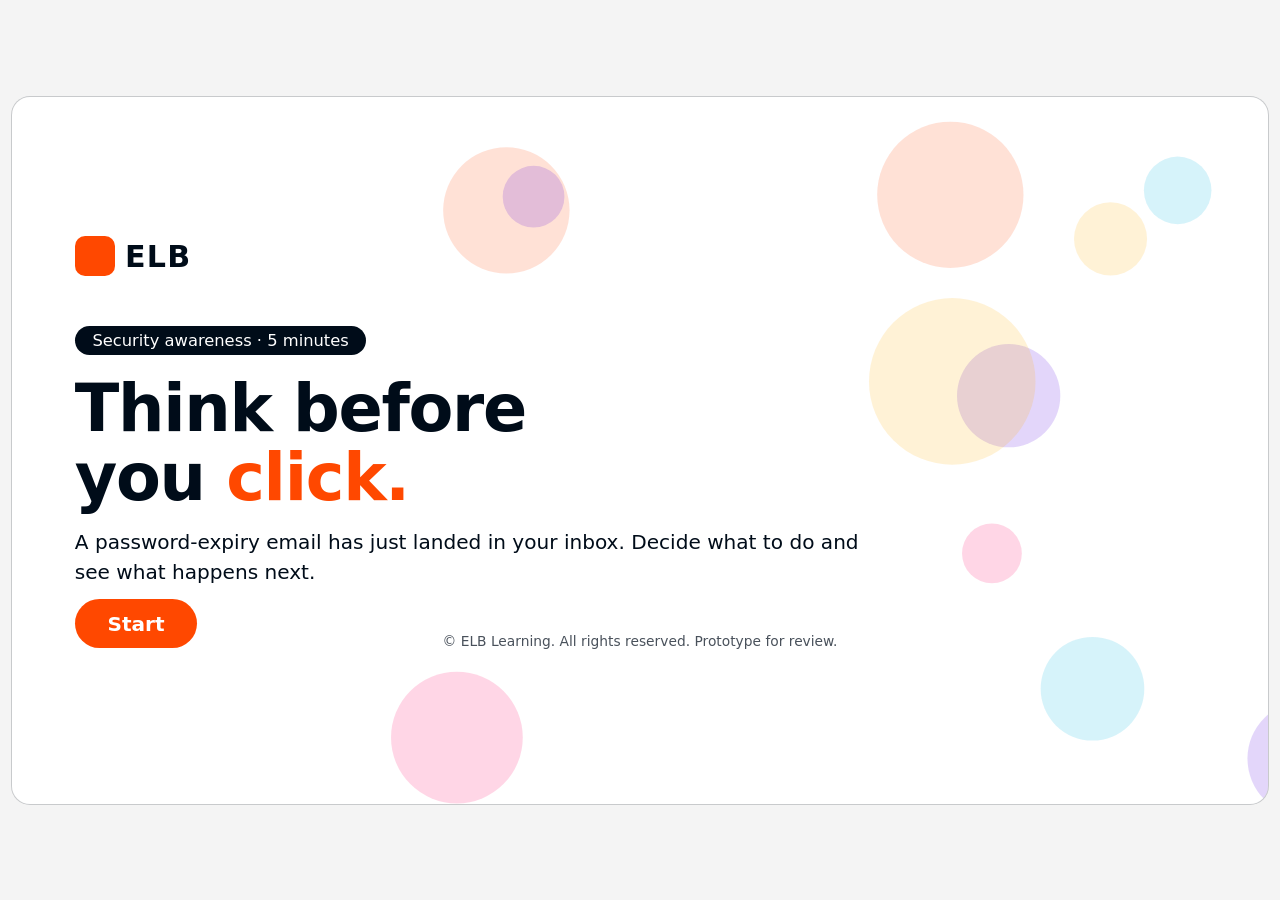
<file: Storyline Level 3 Activity/story_content/Claude/Phishing Email Prototype.html>
<!DOCTYPE html>
<html lang="en">
<head>
<meta charset="utf-8">
<meta name="viewport" content="width=device-width, initial-scale=1, viewport-fit=cover">
<title>Think Before You Click: Phishing Email Prototype</title>
<style>
:root{--orange:#FF4800;--black:#000C19;--fuchsia:#FF0064;--indigo:#5300DF;--fire:#FFAF00;--frost:#00B4DC;--bg:#F4F4F4;--line:#C8CACC;--gray:#49515B;color-scheme:light}
*{box-sizing:border-box}
html,body{margin:0;height:100%}
body{background:var(--bg);color:var(--black);font-family:"Segoe UI",system-ui,-apple-system,Arial,sans-serif;display:flex;align-items:center;justify-content:center;padding:env(safe-area-inset-top,0) 12px env(safe-area-inset-bottom,0)}
.stage{position:relative;width:min(100%,calc((100vh - 24px)*16/9));aspect-ratio:16/9;background:#fff;border-radius:18px;overflow:hidden;box-shadow:0 0 0 1px var(--line);container-type:inline-size}
.screen{position:absolute;inset:0;display:none;padding:4cqw 5cqw;flex-direction:column}
.screen.on{display:flex;animation:in .5s ease both}
@keyframes in{from{opacity:0;transform:translateY(1.5cqw)}to{opacity:1;transform:none}}
h1{font-size:5.2cqw;line-height:1.05;margin:0 0 1.2cqw;letter-spacing:-.02em}
h2{font-size:2.8cqw;margin:0 0 1cqw}
p{font-size:1.6cqw;line-height:1.5;margin:0 0 1cqw;max-width:62ch}
.btn{font:inherit;font-weight:700;font-size:1.6cqw;border:0;border-radius:99px;padding:1cqw 2.6cqw;background:var(--orange);color:#fff;cursor:pointer;position:relative;overflow:hidden;transition:transform .2s,box-shadow .2s}
.btn:hover{transform:translateY(-3px) scale(1.03);box-shadow:0 1cqw 2cqw rgba(255,72,0,.35)}
.btn:active{transform:scale(.97)}
.btn.ghost{background:transparent;color:var(--black);box-shadow:inset 0 0 0 2px var(--black)}
.btn.ghost:hover{background:var(--black);color:#fff;box-shadow:none}
:focus-visible{outline:3px solid var(--indigo);outline-offset:3px}
.logo{font-weight:900;font-size:2.4cqw;letter-spacing:.04em;display:flex;align-items:center;gap:.8cqw}
.logo i{width:3.2cqw;height:3.2cqw;border-radius:.8cqw;background:var(--orange);display:inline-block}
.foot{position:absolute;left:0;right:0;bottom:1.2cqw;text-align:center;font-size:1.1cqw;color:var(--gray)}
canvas#bg{position:absolute;inset:0;width:100%;height:100%;z-index:0}
.screen>*{position:relative;z-index:1}
.land{justify-content:center}
.land .tag{display:inline-block;background:var(--black);color:#fff;border-radius:99px;padding:.4cqw 1.4cqw;font-size:1.3cqw;width:max-content;margin-bottom:1.5cqw}
.land h1 span{color:var(--orange)}
/* intro */
.pres{display:flex;gap:4cqw;align-items:center;flex:1}
.avatar{width:22cqw;height:22cqw;flex:none;background:var(--bg);border-radius:50%;display:grid;place-items:center;box-shadow:inset 0 0 0 2px var(--line)}
.mouth{transform-origin:50% 50%}
.talk .mouth{animation:talk .28s infinite alternate}
@keyframes talk{to{transform:scaleY(.25)}}
.cap{background:var(--black);color:#fff;border-radius:1.2cqw;padding:1.6cqw 2cqw;font-size:1.9cqw;line-height:1.4;min-height:11cqw;flex:1}
.bar{height:.7cqw;background:var(--line);border-radius:9px;overflow:hidden;margin:1.5cqw 0}
.bar b{display:block;height:100%;width:0;background:linear-gradient(90deg,var(--orange),var(--fuchsia))}
.row{display:flex;gap:1.5cqw;align-items:center}
/* mail */
.mail{flex:1;display:flex;gap:2.5cqw;min-height:0}
.inbox{flex:1.7;border:1px solid var(--line);border-radius:1.2cqw;overflow:hidden;display:flex;flex-direction:column}
.mh{background:var(--bg);padding:1cqw 1.6cqw;font-size:1.25cqw;border-bottom:1px solid var(--line);line-height:1.6}
.mb{padding:1.4cqw 1.6cqw;font-size:1.4cqw;line-height:1.55}
.hot{border-bottom:2px dotted var(--indigo);cursor:help;position:relative}
.hot:hover::after,.hot:focus::after{content:attr(data-tip);position:absolute;left:0;top:130%;background:var(--indigo);color:#fff;padding:.6cqw 1cqw;border-radius:.7cqw;font-size:1.15cqw;width:24cqw;z-index:5;line-height:1.35}
.fakebtn{display:inline-block;background:var(--frost);color:#fff;font-weight:700;padding:.7cqw 1.6cqw;border-radius:.6cqw;margin:.6cqw 0}
.side{flex:1;display:flex;flex-direction:column;gap:1cqw}
.opt{font:inherit;text-align:left;background:#fff;border:2px solid var(--line);border-radius:1.2cqw;padding:1.1cqw 1.4cqw;font-size:1.45cqw;font-weight:600;cursor:pointer;transition:all .2s;display:flex;gap:1cqw;align-items:center}
.opt:hover{border-color:var(--orange);transform:translateX(.6cqw);background:#FFF6F2}
.opt em{font-style:normal;width:2.4cqw;height:2.4cqw;border-radius:50%;background:var(--black);color:#fff;display:grid;place-items:center;font-size:1.2cqw;flex:none}
.hint{font-size:1.15cqw;color:var(--gray)}
.fb{border-radius:1.2cqw;padding:1.6cqw 2cqw;color:#fff;margin-bottom:1.5cqw}
.fb.bad{background:var(--fuchsia)}.fb.mid{background:var(--fire);color:var(--black)}.fb.good{background:var(--indigo)}
.fb h2{color:inherit}.fb p{margin:0;font-size:1.6cqw}
.steps{display:grid;grid-template-columns:repeat(4,1fr);gap:1.4cqw;margin:1cqw 0 2cqw}
.step{background:var(--bg);border-radius:1.2cqw;padding:1.6cqw;border-top:.5cqw solid var(--orange);transition:transform .25s}
.step:hover{transform:translateY(-.6cqw)}
.step:nth-child(2){border-color:var(--indigo)}.step:nth-child(3){border-color:var(--fuchsia)}.step:nth-child(4){border-color:var(--frost)}
.step b{font-size:2.2cqw;display:block;margin-bottom:.5cqw}.step span{font-size:1.3cqw;line-height:1.4;display:block}
@media (prefers-reduced-motion:reduce){*{animation:none!important;transition:none!important}}
</style>
</head>
<body>
<main class="stage" id="stage">
<canvas id="bg" aria-hidden="true"></canvas>

<section class="screen land on" id="s-land" aria-label="Landing">
  <div class="logo"><i></i>ELB</div>
  <div style="margin-top:4cqw">
    <span class="tag">Security awareness · 5 minutes</span>
    <h1>Think before<br>you <span>click.</span></h1>
    <p>A password-expiry email has just landed in your inbox. Decide what to do and see what happens next.</p>
    <button class="btn" id="start">Start</button>
  </div>
  <div class="foot">© ELB Learning. All rights reserved. Prototype for review.</div>
</section>

<section class="screen" id="s-intro" aria-label="Introduction video">
  <h2>Welcome from your security coach</h2>
  <div class="pres">
    <div class="avatar" id="avatar" aria-hidden="true">
      <svg viewBox="0 0 120 120" width="80%" height="80%">
        <circle cx="60" cy="52" r="30" fill="#FFD9C4"/>
        <path d="M30 48c0-22 16-30 30-30s30 8 30 30c-8-10-16-14-30-14S38 38 30 48z" fill="#000C19"/>
        <circle cx="49" cy="52" r="3.2" fill="#000C19"/><circle cx="71" cy="52" r="3.2" fill="#000C19"/>
        <ellipse class="mouth" cx="60" cy="68" rx="7" ry="5" fill="#FF0064"/>
        <path d="M22 118c2-24 18-32 38-32s36 8 38 32z" fill="#FF4800"/>
        <rect x="44" y="92" width="32" height="5" rx="2.5" fill="#fff" opacity=".9"/>
      </svg>
    </div>
    <div class="cap" id="cap" aria-live="polite"></div>
  </div>
  <div class="bar" role="progressbar" aria-label="Video progress"><b id="prog"></b></div>
  <div class="row"><button class="btn ghost" id="skip">Skip video</button><button class="btn" id="go" style="display:none">Open the inbox</button><span class="hint" id="time">0:00 / 1:00</span></div>
</section>

<section class="screen" id="s-mail" aria-label="Scenario">
  <h2>Your inbox, Monday 9:12 am</h2>
  <div class="mail">
    <article class="inbox">
      <div class="mh"><b>From:</b> <span class="hot" tabindex="0" data-tip="The domain is meridianworks-it.co, not the company's real domain.">IT Helpdesk &lt;support@meridianworks-it.co&gt;</span><br><b>To:</b> You<br><b>Subject:</b> <span class="hot" tabindex="0" data-tip="Urgent subject lines are a pressure tactic.">URGENT: Your password expires in 2 hours</span></div>
      <div class="mb">
        <p style="font-size:inherit">Dear user,</p>
        <p style="font-size:inherit">Your Meridian Works password will <b>expire today</b>. Failure to update will lock your account and you will lose access to email and payroll.</p>
        <span class="hot fakebtn" tabindex="0" data-tip="Hover shows a link to a non-company site. Never trust the button text.">Keep my password</span>
        <p style="font-size:inherit">Thank you,<br>IT Support Team</p>
      </div>
    </article>
    <aside class="side">
      <p style="margin:0">Hover over the underlined parts for clues, then choose.</p>
      <button class="opt" data-c="click"><em>A</em>Click the button and update my password</button>
      <button class="opt" data-c="fwd"><em>B</em>Forward it to a colleague to ask what they think</button>
      <button class="opt" data-c="report"><em>C</em>Report it to ELB-IT-Admin</button>
      <span class="hint">Pick one. You can try the others afterwards.</span>
    </aside>
  </div>
</section>

<section class="screen" id="s-fb" aria-label="Feedback">
  <div class="fb" id="fbbox"><h2 id="fbt"></h2><p id="fbp"></p></div>
  <div class="row"><button class="btn ghost" id="retry">Try again</button><button class="btn" id="next">Continue</button></div>
</section>

<section class="screen" id="s-end" aria-label="Summary">
  <h1 style="font-size:4cqw">Stop. Check. Report. Ask.</h1>
  <p>Use these four steps whenever a message asks you to act fast.</p>
  <div class="steps">
    <div class="step"><b>Stop</b><span>Pause before you click or reply. Urgency is the trap.</span></div>
    <div class="step"><b>Check</b><span>Look at the sender address, the link and the tone.</span></div>
    <div class="step"><b>Report</b><span>Send it to ELB-IT-Admin. Do not forward it to colleagues.</span></div>
    <div class="step"><b>Ask</b><span>Unsure? Ask IT using a channel you already trust.</span></div>
  </div>
  <div class="row"><button class="btn" id="again">Replay scenario</button></div>
  <div class="foot">© ELB Learning. All rights reserved.</div>
</section>
</main>

<script>
const $=id=>document.getElementById(id);
const show=id=>{document.querySelectorAll('.screen').forEach(s=>s.classList.remove('on'));$(id).classList.add('on')};
// script for the ~1 minute narration (also shown as captions)
const script=[
 "Hi, I'm your security coach at ELB. Over the next few minutes, you'll handle a real-looking email.",
 "Phishing emails copy trusted senders to steal passwords. One quick click can expose your whole team.",
 "They usually share the same signs: urgent wording, a strange sender address and a link that asks you to log in.",
 "You will see a password-expiry email arrive at Meridian Works. Look closely before you decide.",
 "Choose what you would really do. Every choice has a consequence, and you can try them all.",
 "By the end, you will use four simple steps: Stop, Check, Report and Ask. Ready? Let's begin."
];
let timer,t=0,total=60;
function fmt(s){return Math.floor(s/60)+':'+String(Math.floor(s%60)).padStart(2,'0')}
function playIntro(){
  show('s-intro');t=0;$('go').style.display='none';$('skip').style.display='';
  clearInterval(timer);
  timer=setInterval(()=>{
    t+=.25;
    const i=Math.min(script.length-1,Math.floor(t/(total/script.length)));
    $('cap').textContent=script[i];
    $('avatar').classList.toggle('talk',t<total);
    $('prog').style.width=(t/total*100)+'%';
    $('time').textContent=fmt(t)+' / 1:00';
    if(t>=total)finishIntro();
  },250);
  $('cap').textContent=script[0];$('avatar').classList.add('talk');
}
function finishIntro(){clearInterval(timer);$('avatar').classList.remove('talk');$('prog').style.width='100%';$('go').style.display='';$('skip').style.display='none';$('go').focus()}
$('start').onclick=playIntro;
$('skip').onclick=()=>{clearInterval(timer);show('s-mail')};
$('go').onclick=()=>show('s-mail');
const out={
 click:{c:'bad',t:'You clicked, and the page was fake.',p:'The link led to a copy of the Meridian Works login page. Your password would now be in an attacker\'s hands. Look at the sender address before you act.'},
 fwd:{c:'mid',t:'You passed the risk to someone else.',p:'Forwarding spreads the phishing email and a colleague may click it. Report it instead of sharing it.'},
 report:{c:'good',t:'Well done. You reported it.',p:'Sending it to ELB-IT-Admin lets IT block the sender and warn everyone. You protected the whole company.'}
};
let pick;
document.querySelectorAll('.opt').forEach(b=>b.onclick=()=>{
  pick=b.dataset.c;const o=out[pick];
  $('fbbox').className='fb '+o.c;$('fbt').textContent=o.t;$('fbp').textContent=o.p;
  $('next').textContent=pick==='report'?'Continue':'See the safe choice';
  $('retry').style.display=pick==='report'?'none':'';
  show('s-fb');$('next').focus();
});
$('retry').onclick=()=>show('s-mail');
$('next').onclick=()=>pick==='report'?show('s-end'):show('s-mail');
$('again').onclick=()=>show('s-mail');
// light animated background on the landing screen (three.js-style drifting orbs, plain canvas)
(function(){
  const c=$('bg'),x=c.getContext('2d');let w,h;
  const cols=['#FF4800','#FF0064','#5300DF','#FFAF00','#00B4DC'];
  const orbs=Array.from({length:14},(_,i)=>({x:Math.random(),y:Math.random(),r:.02+Math.random()*.05,dx:(Math.random()-.5)*.0006,dy:(Math.random()-.5)*.0006,c:cols[i%5]}));
  function size(){w=c.width=c.clientWidth*devicePixelRatio;h=c.height=c.clientHeight*devicePixelRatio}
  size();addEventListener('resize',size);
  const calm=matchMedia('(prefers-reduced-motion:reduce)').matches;
  function draw(){
    x.clearRect(0,0,w,h);
    const onLand=$('s-land').classList.contains('on');
    c.style.opacity=onLand?1:.25;
    orbs.forEach(o=>{
      if(!calm){o.x+=o.dx*16;o.y+=o.dy*16;if(o.x<0||o.x>1)o.dx*=-1;if(o.y<0||o.y>1)o.dy*=-1}
      x.globalAlpha=.16;x.fillStyle=o.c;x.beginPath();x.arc(o.x*w+(onLand?w*.25:0),o.y*h,o.r*w,0,7);x.fill();
    });
    requestAnimationFrame(draw);
  }
  draw();
})();
</script>
</body>
</html>
</file>
<file: Storyline Level 3 Activity/html5/data/css/output.min.css>
@font-face {
  font-family: 'LatoBold Charset1_ Bold0A5496E2';
  src: url('[data-uri]');
  font-style: normal;
  font-weight: bold;
}
@font-face {
  font-family: 'Lato Charset1_ 6NB3lOZLC8C71210';
  src: url('[data-uri]');
  font-style: normal;
  font-weight: normal;
}
@font-face {
  font-family: 'Open Sans Charset1_ 5V598AB1A44';
  src: url('[data-uri]');
  font-style: normal;
  font-weight: normal;
}
@font-face {
  font-family: 'Open SansBold CharsBold1F21B334';
  src: url('[data-uri]');
  font-style: normal;
  font-weight: bold;
}
@font-face {
  font-family: 'CalibriBold CharsetBold09BC4574';
  src: url('[data-uri]');
  font-style: normal;
  font-weight: bold;
}
@font-face {
  font-family: 'Calibri Charset1_ 6SDyfA711DFF3';
  src: url('[data-uri]');
  font-style: normal;
  font-weight: normal;
}
@font-face {
  font-family: 'Open Sans Charset0_v9TY33EDE6F2';
  src: url('[data-uri]');
  font-style: normal;
  font-weight: normal;
}
@font-face {
  font-family: 'Open SansBold CharsBoldE47A47C6';
  src: url('[data-uri]');
  font-style: normal;
  font-weight: bold;
}
@font-face {
  font-family: 'Calibri Charset0_v2mWipD31519F7';
  src: url('[data-uri]');
  font-style: normal;
  font-weight: normal;
}
@font-face {
  font-family: 'CalibriBold CharsetBold507D4E76';
  src: url('[data-uri]');
  font-style: normal;
  font-weight: bold;
}
.cs-HTML {
  background: rgba(40, 40, 40, 1);
}
.cs-npxnanbnsnfns00001000001 .cs-infopanel  {
  box-shadow: 0 1px 0 rgba(0, 0, 0, 0);
  background: rgba(255, 255, 255, 1);
}
.cs-npxnanbnsnfns00001000001 .cs-infopanel .cs-link {
  color: rgba(186, 187, 186, 1);
}
.cs-npxnanbnsnfns00001000001 .cs-infopanel .cs-link:hover {
  color: rgba(255, 255, 255, 1);
}
.cs-npxnanbnsnfns00001000001 .cs-infopanel .cs-name {
  color: rgba(68, 68, 68, 1);
}
.cs-npxnanbnsnfns00001000001 .cs-infopanel .cs-title {
  color: rgba(153, 153, 153, 1);
}
.cs-npxnanbnsnfns00001000001 .cs-infopanelpopup  {
  box-shadow: 0 1px 0 rgba(0, 0, 0, 0);
  background: rgba(0, 0, 0, 0);
}
.cs-npxnanbnsnfns00001000001 .cs-infopanelpopup .cs-link {
  color: rgba(255, 0, 0, 1);
}
.cs-npxnanbnsnfns00001000001 .cs-infopanelpopup .cs-link:hover {
  color: rgba(255, 255, 255, 1);
}
.cs-npxnanbnsnfns00001000001 .cs-infopanelpopup .cs-name {
  color: rgba(255, 255, 255, 1);
}
.cs-npxnanbnsnfns00001000001 .cs-infopanelpopup .cs-bio {
  color: rgba(186, 187, 186, 1);
}
.cs-npxnanbnsnfns00001000001 .cs-timer  {
  color: rgba(186, 187, 186, 1);
}
.cs-npxnanbnsnfns00001000001 .cs-duration stop:first-child {
  stop-color: rgba(60, 60, 60, 1);
}
.cs-npxnanbnsnfns00001000001 .cs-duration stop:last-child {
  stop-color: rgba(60, 60, 60, 1);
}
.cs-npxnanbnsnfns00001000001 .cs-elapsed stop:first-child {
  stop-color: rgba(254, 227, 71, 1);
}
.cs-npxnanbnsnfns00001000001 .cs-elapsed stop:last-child {
  stop-color: rgba(254, 227, 71, 1);
}
.cs-npxnanbnsnfns00001000001 .cs-timer .cs-pie .cs-innerstroke {
  stroke: rgba(199, 199, 199, 1);
}
.cs-npxnanbnsnfns00001000001 .cs-timer .cs-pie .cs-innerborder {
  stroke: rgba(255, 255, 255, 1);
}
.cs-npxnanbnsnfns00001000001 .cs-window  {
  box-shadow: 0 8px 5px rgba(0, 0, 0, 0.2);
  border-color: rgba(49, 99, 0, 0);
  background: rgba(33, 33, 33, 1);
  color: rgba(248, 248, 248, 1);
}
.cs-npxnanbnsnfns00001000001 .cs-window .cs-diva {
  border-color: rgba(78, 78, 78, 1);
}
.cs-npxnanbnsnfns00001000001 .cs-window .cs-divb {
  border-color: rgba(78, 78, 78, 0);
}
.cs-npxnanbnsnfns00001000001 .cs-editor .cs-editor-slide {
  color: rgba(226, 226, 226, 1);
}
.cs-npxnanbnsnfns00001000001 .cs-editor .cs-editor-html {
  color: rgba(186, 187, 186, 1);
}
.cs-npxnanbnsnfns00001000001 .cs-editor .cs-editor-button {
  text-shadow: 0 1px 0 rgba(0, 0, 0, 0);
  color: rgba(255, 255, 255, 1);
  border-color: rgba(211, 211, 211, 1);
  background: rgba(34, 34, 34, 1);
}
.cs-npxnanbnsnfns00001000001 .cs-editor .cs-editor-button:hover {
  background: rgba(68, 68, 68, 1);
}
.cs-npxnanbnsnfns00001000001 .cs-editor .cs-editor-button:active {
  background: rgba(68, 68, 68, 1);
}
.cs-npxnanbnsnfns00001000001 .cs-listitem  {
  color: rgba(186, 187, 186, 1);
  border-color: none;
  border: 1px solid transparent;
}
.cs-npxnanbnsnfns00001000001 .cs-listitem:hover {
  background: rgba(255, 255, 255, 0.06);
  border-color: rgba(108, 108, 108, 1) !important;
  border-width: 1px;
  border-radius: 2px;
  border-style: solid;
  box-sizing: border-box;
}
.cs-npxnanbnsnfns00001000001 .cs-listitem.hover {
  background: rgba(255, 255, 255, 0.06);
  border-color: rgba(108, 108, 108, 1) !important;
  border-width: 1px;
  border-radius: 2px;
  border-style: solid;
  box-sizing: border-box;
}
.cs-npxnanbnsnfns00001000001 .cs-glossary  {
  color: rgba(186, 187, 186, 1);
}
.cs-npxnanbnsnfns00001000001 .cs-glossary .cs-scrolling-panel {
  background: rgba(0, 0, 0, 0);
}
.cs-npxnanbnsnfns00001000001 .cs-glossary .cs-term.cs-selected .cs-choice-list-trigger {
  color: rgba(255, 255, 255, 1);
  background: rgba(255, 255, 255, 1);
}
.cs-npxnanbnsnfns00001000001 .cs-glossary .cs-term.cs-selected .cs-choice-list-trigger:focus {
  color: rgba(255, 255, 255, 1);
  background: rgba(255, 255, 255, 1);
}
.cs-npxnanbnsnfns00001000001 .cs-glossary .cs-term:hover .cs-choice-list-trigger {
  background: rgba(186, 187, 186, 1);
}
.cs-npxnanbnsnfns00001000001 .cs-glossary .cs-term.hover .cs-choice-list-trigger {
  background: rgba(186, 187, 186, 1);
}
.cs-npxnanbnsnfns00001000001 .cs-glossary .cs-term .cs-choice-list-trigger:focus {
  background: rgba(186, 187, 186, 1);
}
.cs-npxnanbnsnfns00001000001 .cs-glossary .cs-diva {
  border-color: rgba(0, 0, 0, 0);
}
.cs-npxnanbnsnfns00001000001 .cs-glossary .cs-divb {
  border-color: rgba(0, 0, 0, 0);
}
.cs-npxnanbnsnfns00001000001 .cs-glossary .cs-divc {
  border-color: rgba(0, 0, 0, 0);
}
.cs-npxnanbnsnfns00001000001 .cs-glossary .cs-heading {
  color: rgba(248, 248, 248, 1);
  font-weight: 700;
}
.note-content p span {
  color: rgba(186, 187, 186, 1);
  line-height: 1.4em;
  font-size: 103.769%;
}
.cs-npxnanbnsnfns00001000001 .cs-resource .cs-separator {
  border-color: rgba(0, 0, 0, 0);
}
.cs-npxnanbnsnfns00001000001 .cs-outline  {
  color: rgba(45, 45, 45, 1);
}
.cs-npxnanbnsnfns00001000001 .cs-outline .cs-diva {
  border-color: rgba(0, 0, 0, 0);
}
.cs-npxnanbnsnfns00001000001 .cs-outline .cs-divb {
  border-color: rgba(0, 0, 0, 0);
}
.cs-npxnanbnsnfns00001000001 .cs-outline .cs-divc {
  border-color: rgba(0, 0, 0, 0);
}
.cs-npxnanbnsnfns00001000001 .cs-outline .cs-search-filter:hover {
  color: rgba(0, 0, 0, 0);
}
.cs-npxnanbnsnfns00001000001 .cs-outline .cs-search-filter.hover {
  color: rgba(0, 0, 0, 0);
}
.cs-npxnanbnsnfns00001000001 .cs-transcript  {
  color: rgba(255, 255, 255, 1);
}
.cs-npxnanbnsnfns00001000001 .cs-transcript .cs-div {
  border-color: rgba(0, 0, 0, 0);
}
.cs-npxnanbnsnfns00001000001 .cs-tabs:not(.topmenu-item) {
  color: rgba(248, 248, 248, 1);
}
.cs-npxnanbnsnfns00001000001 .cs-tabs .cs-inner-button:not(.topmenu-item) {
  text-shadow: 0 1px 0 rgba(0, 0, 0, 0);
}
.cs-npxnanbnsnfns00001000001 .cs-tabs:hover:not(.topmenu-item) {
  color: rgba(248, 248, 248, 1);
}
.cs-npxnanbnsnfns00001000001 .cs-tabs.cs-selected {
  background: rgba(0, 0, 0, 0);
  color: rgba(248, 248, 248, 1);
}
.cs-npxnanbnsnfns00001000001 .cs-seekcontrol  {
  background: rgba(0, 0, 0, 0);
  border-color: rgba(0, 0, 0, 0);
}
.cs-npxnanbnsnfns00001000001 .cs-seekcontrol .cs-button:hover .cs-icon {
  fill: rgba(255, 255, 255, 1);
}
.cs-npxnanbnsnfns00001000001 .cs-seekcontrol .cs-button.hover .cs-icon {
  fill: rgba(255, 255, 255, 1);
}
.cs-npxnanbnsnfns00001000001 .cs-seekcontrol .cs-button .cs-icon-shadow {
  fill: rgba(0, 0, 0, 0);
}
.cs-npxnanbnsnfns00001000001 .cs-seekcontrol .cs-button .cs-icon {
  fill: rgba(180, 180, 180, 1);
}
.cs-npxnanbnsnfns00001000001 .cs-seekcontrol .cs-seek .cs-fill {
  background: rgba(255, 255, 255, 0.6);
}
.cs-npxnanbnsnfns00001000001 .cs-seekcontrol .cs-seek {
  background: rgba(108, 108, 108, 1);
  border-color: rgba(0, 0, 0, 0);
}
.cs-npxnanbnsnfns00001000001 .cs-searchinput .cs-input {
  color: rgba(186, 187, 186, 1);
  border-color: rgba(0, 0, 0, 0);
  background: rgba(255, 255, 255, 0.06);
}
.cs-npxnanbnsnfns00001000001 .cs-searchinput .cs-input:focus {
  color: rgba(248, 248, 248, 1);
  background: rgba(41, 41, 41, 1);
}
.cs-npxnanbnsnfns00001000001 .cs-searchinput .cs-input:hover {
  box-shadow: inset 0 0 1px 0 rgba(69, 126, 19, 0);
}
.cs-npxnanbnsnfns00001000001 .cs-searchinput .cs-input.hover {
  box-shadow: inset 0 0 1px 0 rgba(69, 126, 19, 0);
}
.cs-npxnanbnsnfns00001000001 .cs-searchinput .cs-button .cs-icon {
  fill: rgba(186, 187, 186, 1);
}
.cs-npxnanbnsnfns00001000001 .cs-searchinput .cs-button:hover {
  fill: rgba(63, 133, 0, 1);
}
.cs-npxnanbnsnfns00001000001 .cs-searchinput .cs-button.hover {
  fill: rgba(63, 133, 0, 1);
}
.cs-npxnanbnsnfns00001000001 .cs-menu  {
  box-shadow: 0 1px 0 rgba(0, 0, 0, 0);
  background: rgba(33, 33, 33, 1);
}
.cs-npxnanbnsnfns00001000001 .cs-topmenu-item.active .cs-tab {
  background: rgba(33, 33, 33, 1);
}
.cs-npxnanbnsnfns00001000001 .cs-logo  {
  box-shadow: 0 1px 0 rgba(37, 75, 0, 1);
  background: rgba(255, 255, 255, 0);
}
.cs-npxnanbnsnfns00001000001 .cs-checkbox  {
  color: rgba(255, 255, 255, 1);
}
.cs-npxnanbnsnfns00001000001 .cs-checkbox:hover {
  border-color: rgba(175, 221, 130, 1);
}
.cs-npxnanbnsnfns00001000001 .cs-checkbox.hover {
  border-color: rgba(175, 221, 130, 1);
}
.cs-npxnanbnsnfns00001000001 .cs-checkbox .cs-box {
  color: rgba(255, 255, 255, 1);
  border-color: rgba(42, 83, 0, 1);
}
.cs-npxnanbnsnfns00001000001 .cs-checkbox .cs-box:checked::after {
  color: rgba(43, 196, 0, 1);
}
.cs-npxnanbnsnfns00001000001 .cs-button  {
  text-shadow: 0 1px 0 rgba(0, 0, 0, 0);
  color: rgba(186, 187, 186, 1);
  border-color: rgba(0, 0, 0, 0);
  background: rgba(0, 0, 0, 0);
  box-shadow: 0 1px 0 rgba(0, 0, 0, 0);
}
.cs-npxnanbnsnfns00001000001 .cs-button .cs-icon {
  fill: rgba(186, 187, 186, 1);
}
.cs-npxnanbnsnfns00001000001 .cs-button .cs-icon-shadow {
  fill: rgba(0, 0, 0, 0);
}
.cs-npxnanbnsnfns00001000001 .cs-button:hover {
  background: rgba(248, 248, 248, 1);
}
.cs-npxnanbnsnfns00001000001 .cs-button.hover {
  background: rgba(248, 248, 248, 1);
}
.cs-npxnanbnsnfns00001000001 .cs-button:active {
  background: rgba(0, 0, 0, 0);
}
.cs-npxnanbnsnfns00001000001 .cs-button.cs-disabled:hover {
  background: rgba(0, 0, 0, 0);
}
.cs-npxnanbnsnfns00001000001 .cs-button.cs-disabled.hover {
  background: rgba(0, 0, 0, 0);
}
.cs-npxnanbnsnfns00001000001 .cs-button.cs-disabled:active {
  background: rgba(0, 0, 0, 0);
}
.cs-npxnanbnsnfns00001000001 .cs-button.cs-volume:hover {
  background: rgba(0, 0, 0, 0);
}
.cs-npxnanbnsnfns00001000001 .cs-button.cs-volume.hover {
  background: rgba(0, 0, 0, 0);
}
.cs-npxnanbnsnfns00001000001 .cs-button.cs-volume:active {
  background: rgba(0, 0, 0, 0);
}
.cs-npxnanbnsnfns00001000001.cs-base  {
  color: rgba(186, 187, 186, 1);
  border-color: rgba(40, 40, 40, 1);
  background: rgba(40, 40, 40, 1);
}
.cs-npxnanbnsnfns00001000001.cs-base .cs-separator .cs-diva {
  background: rgba(69, 69, 69, 1);
}
.cs-npxnanbnsnfns00001000001.cs-base .cs-separator .cs-divb {
  background: rgba(0, 0, 0, 0);
}
.cs-npxnanbnsnfns00001000001.cs-base .cs-topmenu-item.active .cs-tab {
  border-color: rgba(69, 69, 69, 1);
}
.cs-npxnanbnsnfns00001000001.cs-base .cs-topmenu-item.active .cs-panel {
  border-color: rgba(69, 69, 69, 1);
}
.cs-npxnanbnsnfns00001000001.cs-base .cs-left {
  background: rgba(33, 33, 33, 1);
}
.cs-npxnanbnsnfns00001000001.cs-base .cs-area-primary .cs-slide-container {
  background: rgba(40, 40, 40, 1);
}
.cs-npxnanbnsnfns00001000001.cs-base.cs-custom-theme .cs-brandhighlight-bg {
  background: rgba(79, 189, 244, 1) !important;
}
.cs-npxnanbnsnfns00001000001.cs-base.cs-custom-theme .cs-brandhighlight-secondary-bg {
  background: rgba(255, 255, 255, 1) !important;
}
.cs-npxnanbnsnfns00001000001.cs-base.cs-custom-theme .cs-brandhighlight-border {
  border-color: rgba(79, 189, 244, 1) !important;
}
.cs-npxnanbnsnfns00001000001.cs-base.cs-custom-theme .cs-brandhighlight-text {
  color: rgba(79, 189, 244, 1) !important;
}
.cs-npxnanbnsnfns00001000001.cs-base.cs-custom-theme .cs-brandhighlight-fill {
  fill: rgba(79, 189, 244, 1) !important;
}
.cs-npxnanbnsnfns00001000001.cs-base.cs-custom-theme .cs-listitem.cs-selected {
  background-color: rgba(255, 255, 255, 0.06) !important;
}
.cs-npxnanbnsnfns00001000001 .cs-volume::-moz-range-thumb {
  border-color: rgba(43, 85, 0, 1);
  box-shadow: inset 0 0 1px 0 rgba(43, 85, 0, 1);
  background: rgba(255, 255, 255, 1);
}
.cs-npxnanbnsnfns00001000001 .cs-volume::-ms-thumb {
  border-color: rgba(43, 85, 0, 1);
  box-shadow: inset 0 0 1px 0 rgba(43, 85, 0, 1);
  background: rgba(255, 255, 255, 1);
}
.cs-npxnanbnsnfns00001000001 .cs-volume::-webkit-slider-thumb {
  border-color: rgba(43, 85, 0, 1);
  box-shadow: inset 0 0 1px 0 rgba(43, 85, 0, 1);
  background: rgba(255, 255, 255, 1);
}
.cs-npxnanbnsnfns00001000001 .cs-volume::-moz-range-track {
  border-color: rgba(66, 140, 1, 1);
  background: rgba(108, 108, 108, 1);
}
.cs-npxnanbnsnfns00001000001 .cs-volume::-ms-track {
  border-color: rgba(66, 140, 1, 1);
  background: rgba(108, 108, 108, 1);
}
.cs-npxnanbnsnfns00001000001 .cs-volume::-webkit-slider-runnable-track {
  border-color: rgba(66, 140, 1, 1);
  background: rgba(108, 108, 108, 1);
}
body.show-focus .tab-focus-box {
  box-shadow: 0 0 0 1px rgba(255, 255, 0, 1), 0 0 0 3px rgba(0, 32, 96, 1), 0 0 5px 5px rgba(255, 255, 0, 1);
  border-color: transparent;
  outline: 2px transparent solid;
}
.skipnav {
  box-shadow: 0 0 0 1px rgba(255, 255, 0, 1), 0 0 0 3px rgba(0, 32, 96, 1), 0 0 5px 5px rgba(255, 255, 0, 1);
  border-color: transparent;
  outline: 2px transparent solid;
}
.cs-npxnanbnsnfns00001000001 .cs-listitem:hover {
  color: none;
}
.cs-npxnanbnsnfns00001000001 .cs-listitem.hover {
  color: none;
}
.cs-npxnanbnsnfns00001000001 .cs-listitem.cs-viewed {
  color: #BABBBA;
}
.cs-npxnanbnsnfns00001000001 .cs-listitem {
  color: #BABBBA;
}
.cs-npxnanbnsnfns00001000001 .cs-listitem:hover .cs-icon-carrot * {
  fill: none;
}
.cs-npxnanbnsnfns00001000001 .cs-listitem.hover .cs-icon-carrot * {
  fill: none;
}
.cs-npxnanbnsnfns00001000001 .cs-listitem .cs-icon-carrot {
  color: none;
  top: calc(3px);
}
.cs-npxnanbnsnfns00001000001 .cs-listitem .cs-icon-carrot .cs-shadow {
  color: #F8F8F8;
}
.cs-npxnanbnsnfns00001000001 .item-collapsible .is-scene {
  color: #F8F8F8 !important;
  font-weight: 700;
}
.cs-npxnanbnsnfns00001000001 .is-scene .cs-icon-carrot * {
  color: #F8F8F8 !important;
  font-weight: 700;
}
.cs-npxnanbnsnfns00001000001 .is-scene:not(.outline-links-collapse) > a {
  color: #F8F8F8;
}
.cs-npxnanbnsnfns00001000001 .is-scene:not(.outline-links-collapse) .cs-icon-carrot * {
  fill: none !important;
  color: #F8F8F8 !important;
}
.cs-npxnanbnsnfns00001000001 .tabs, .cs-npxnanbnsnfns00001000001 .cs-logo {
  border-bottom: 1px solid rgba(108, 108, 108, 1);
}
.cs-npxnanbnsnfns00001000001 .area-secondary-wrapper:after {
  background-image: url('[data-uri]');
  background-size: 100%;
}
.cs-npxnanbnsnfns00001000001 .panel-footer {
  background: #212121;
}
.cs-npxnanbnsnfns00001000001 #outline-search {
  background: rgba(255, 255, 255, 0.06);
  border-color: rgba(108, 108, 108, 1);
  border-width: 1px;
  border-style: solid;
}
.cs-npxnanbnsnfns00001000001 .topmenu-panel #outline-search {
  background: #545454;
}
.cs-npxnanbnsnfns00001000001 .search-icon circle, .cs-npxnanbnsnfns00001000001 .search-icon path {
  stroke: #BABBBA;
}
.cs-npxnanbnsnfns00001000001 #outline-search input[type   =search] {
  color: #F8F8F8;
}
.cs-npxnanbnsnfns00001000001 #outline-search ::-webkit-input-placeholder {
  color: #BABBBA !important;
}
.cs-npxnanbnsnfns00001000001 #outline-search :-ms-input-placeholder {
  color: #BABBBA !important;
}
.cs-npxnanbnsnfns00001000001 #outline-search ::-moz-placeholder {
  color: #BABBBA !important;
  opacity: 1;
}
.cs-npxnanbnsnfns00001000001 .cs-topmenu-item.active, body:not(.is-touchable-tablet) .cs-npxnanbnsnfns00001000001 .cs-topmenu-item:hover {
  color: #F8F8F8;
}
.cs-npxnanbnsnfns00001000001 .cs-topmenu-item.button-tapped {
  color: #F8F8F8;
}
.cs-npxnanbnsnfns00001000001 .cs-topmenu-item.active .cs-tab, .cs-npxnanbnsnfns00001000001 .cs-topmenu-item .cs-tab {
  background: transparent !important;
  border: none !important;
}
.cs-npxnanbnsnfns00001000001 .top-tabs-drop-icon div {
  background: #BABBBA;
}
.cs-npxnanbnsnfns00001000001 .cs-panel.topmenu-panel .panel-content, .cs-npxnanbnsnfns00001000001 .top-tabs-drop {
  background: #212121;
}
.cs-npxnanbnsnfns00001000001 .cs-topmenu-item.active .cs-panel {
  background: #212121;
}
.cs-npxnanbnsnfns00001000001 .cs-menu.topmenu-panel, .cs-npxnanbnsnfns00001000001 .top-tabs-drop {
  border: 1px solid rgba(69, 69, 69, 1) !important;
  border-radius: 3px;
}
.cs-npxnanbnsnfns00001000001 .resources .resources-list a:hover {
  background: rgba(255, 255, 255, 0.06);
}
body:not(.is-touchable-tablet) .cs-npxnanbnsnfns00001000001 .resources .resources-list a:hover {
  background: rgba(255, 255, 255, 0.06);
}
.cs-npxnanbnsnfns00001000001 .resources .resources-list a.hover {
  background: rgba(255, 255, 255, 0.06);
}
body:not(.is-touchable-tablet) .cs-npxnanbnsnfns00001000001 .resources .resources-list a.hover {
  background: rgba(255, 255, 255, 0.06);
}
.cs-npxnanbnsnfns00001000001 .resources .resources-list a.button-tapped {
  background: rgba(255, 255, 255, 0.06);
}
.cs-npxnanbnsnfns00001000001 .cs-icon path, .cs-npxnanbnsnfns00001000001 .cs-icon rect, .cs-npxnanbnsnfns00001000001 .cs-icon polygon, .cs-npxnanbnsnfns00001000001 .menu-icon-wrapper.menu-icon-wrapper-hover path {
  fill: #BABBBA;
}
.cs-npxnanbnsnfns00001000001 .cs-icon .icon-stroke-only {
  fill: none !important;
  stroke: #BABBBA !important;
}
body:not(.is-touchable-tablet) .cs-npxnanbnsnfns00001000001 .cs-button:hover .cs-icon path, body:not(.is-touchable-tablet) .cs-npxnanbnsnfns00001000001 .cs-button:hover .cs-icon rect, body:not(.is-touchable-tablet) .cs-npxnanbnsnfns00001000001 .cs-button:hover .cs-icon polygon {
  fill: #F8F8F8;
}
body:not(.is-touchable-tablet) .cs-npxnanbnsnfns00001000001 .cs-tabs:hover .search-icon circle, body:not(.is-touchable-tablet) .cs-npxnanbnsnfns00001000001 .cs-tabs:hover .search-icon path {
  stroke: #F8F8F8;
}
.cs-npxnanbnsnfns00001000001 .cs-button.button-tapped .cs-icon path, .cs-npxnanbnsnfns00001000001 .cs-button.button-tapped .cs-icon rect, .cs-npxnanbnsnfns00001000001 .cs-button.button-tapped .cs-icon polygon {
  fill: #F8F8F8;
}
body:not(.is-touchable-tablet) .cs-npxnanbnsnfns00001000001 .cs-button:hover .cs-icon .icon-stroke-only {
  fill: none !important;
  stroke: #F8F8F8 !important;
}
.cs-npxnanbnsnfns00001000001 .cs-button:button-tapped .cs-icon .icon-stroke-only {
  fill: none !important;
  stroke: #F8F8F8 !important;
}
.cs-npxnanbnsnfns00001000001 .menu-icon-wrapper.menu-icon-wrapper-hover svg path {
  fill: #F8F8F8;
}
.floating-sidebar:not(.sidebar-closed) .cs-npxnanbnsnfns00001000001 #hamburger .menu-icon-wrapper svg path {
  fill: #BABBBA;
}
.floating-sidebar:not(.sidebar-closed) .cs-npxnanbnsnfns00001000001 #hamburger .menu-icon-wrapper.menu-icon-wrapper-hover svg path {
  fill: #F8F8F8;
}
.cs-npxnanbnsnfns00001000001 .volume .btn:before {
  background-image: url('[data-uri]');
}
.cs-npxnanbnsnfns00001000001 .volume-track {
  background: #6C6C6C;
}
.cs-npxnanbnsnfns00001000001 .volume-icon circle {
  stroke: #BABBBA;
}
.cs-npxnanbnsnfns00001000001 .cs-settings > .settings-panel {
  background: #212121;
  border: 1px solid rgba(69, 69, 69, 1) !important;
  border-radius: 3px;
}
.cs-npxnanbnsnfns00001000001 .cs-settings > .panel-down-arrow {
  fill: #212121;
}
.cs-npxnanbnsnfns00001000001 .switch-toggle .border {
  stroke: #7C7C7C;
}
.cs-npxnanbnsnfns00001000001 .switch-toggle .thumb-off .thumb {
  fill: #A2A2A2;
}
.cs-npxnanbnsnfns00001000001 .switch-toggle .thumb-on .track {
  fill: rgba(79, 189, 244, 1);
}
.cs-npxnanbnsnfns00001000001 .switch-toggle .thumb-off .track {
  fill: rgba(255, 255, 255, 0.1);
}
.cs-npxnanbnsnfns00001000001 .switch-label {
  color: #BABBBA;
}
.cs-npxnanbnsnfns00001000001 .cs-panel .scrollarea-btn:after {
  background: rgba(179, 180, 179, 0.75);
}
.scrollarea-scrollbar:hover .scrollarea-btn:after, .scrollarea-scrollbar.highlight-scrollbar .scrollarea-btn:after {
  background: rgba(179, 180, 179, 0.75);
}
.floating-sidebar .sidebar-overlay {
  background: rgba(0, 0, 0, 0.85);
}
.cs-npxnanbnsnfns00001000001 .overlay-message {
  background: rgba(0, 0, 0, 0.85);
}
.cs-npxnanbnsnfns00001000001 .top-ui-bg, .cs-npxnanbnsnfns00001000001 .bottom-ui-bg, .cs-npxnanbnsnfns00001000001 .right-ui-bg, .cs-npxnanbnsnfns00001000001 .left-ui-bg {
  background: rgba(40, 40, 40, 0.8);
}
.cs-npxnanbnsnfns00001000001 .circle-progress-bg {
  fill: #282828;
}
.cs-npxnanbnsnfns00001000001 .circle-progress-well {
  fill: #6C6C6C;
}
.cs-npxnanbnsnfns00001000001 .circle-progress-pie {
  stroke: #6C6C6C;
}
.cs-npxnanbnsnfns00001000001 .lightbox .option-pane {
  background: rgba(40, 40, 40, 0.8);
}
.cs-npxnanbnsnfns00001000001 .lightbox .option-pane:before {
  background: #282828;
}
.cs-npxnanbnsnfns00001000001 .message-window {
  background: #212121;
  border: 1px solid rgba(255, 255, 255, 1) !important;
  border-radius: 3px;
}
.cs-npxnanbnsnfns00001000001 .message-window-header p, .cs-npxnanbnsnfns00001000001 .message-window-text {
  color: #F8F8F8;
}
.cs-npxnanbnsnfns00001000001 .message-window-header p {
  border-bottom: 1px solid rgba(255, 255, 255, 1);
}
.cs-npxnanbnsnfns00001000001 .message-window button.slide-object-button {
  border: 1px solid rgba(255, 255, 255, 1) !important;
}
.cs-npxnanbnsnfns00001000001 .message-window button.slide-object-button:hover {
  background: rgba(255, 255, 255, 0.06) !important;
}
.message-window .slide-object-button tspan, .message-window .slide-object-button-text tspan {
  fill: #F8F8F8 !important;
}
body:not(.is-touchable-tablet) .cs-npxnanbnsnfns00001000001 .cs-button:hover .text {
  color: #F8F8F8;
}
.cs-npxnanbnsnfns00001000001 .cs-button.button-tapped .text {
  color: #F8F8F8;
}
.cs-npxnanbnsnfns00001000001.cs-base {
  background: #282828;
}
.cs-npxnanbnsnfns00001000001 .cs-menu {
  background: transparent;
}
.cs-npxnanbnsnfns00001000001 .progress-bar .progress-bar-fill:after {
  background: #FFFFFF !important;
}
.cs-npxnanbnsnfns00001000001 .volume-dot {
  background: #FFFFFF !important;
}
.fn-npnxnanbsnfns00001001001 {
  font-family: 'Lato22AB4CAF';
  -webkit-font-variant-ligatures: no-common-ligatures;
  font-variant-ligatures: no-common-ligatures;
}
.fn-pxabnsnfns00001001001 {
  font-family: 'Lato22AB4CAF';
  -webkit-font-variant-ligatures: no-common-ligatures;
  font-variant-ligatures: no-common-ligatures;
}
.fn-npxnabnsnfns00001001001 {
  font-family: 'Lato22AB4CAF';
  -webkit-font-variant-ligatures: no-common-ligatures;
  font-variant-ligatures: no-common-ligatures;
}
.fn-npnxnanbnsnfns00001001001 {
  font-family: 'Lato22AB4CAF';
  -webkit-font-variant-ligatures: no-common-ligatures;
  font-variant-ligatures: no-common-ligatures;
}
.fn-pxabnsnfns00001001000 {
  font-family: 'Lato22AB4CAF';
  -webkit-font-variant-ligatures: no-common-ligatures;
  font-variant-ligatures: no-common-ligatures;
}
.fn-npxnanbnsnfns00001000001 {
  font-family: 'Lato22AB4CAF';
  -webkit-font-variant-ligatures: no-common-ligatures;
  font-variant-ligatures: no-common-ligatures;
}
.fn-pxnanbnsnfns00001000001 {
  font-family: 'Lato22AB4CAF';
  -webkit-font-variant-ligatures: no-common-ligatures;
  font-variant-ligatures: no-common-ligatures;
}
.fn-pxnanbnsnfns00001001001 {
  font-family: 'Lato22AB4CAF';
  -webkit-font-variant-ligatures: no-common-ligatures;
  font-variant-ligatures: no-common-ligatures;
}
@font-face {
  font-family: 'Lato22AB4CAF';
  src: url('[data-uri]');
  font-style: normal;
  font-weight: bold;
}
@font-face {
  font-family: 'Lato22AB4CAF';
  src: url('[data-uri]');
  font-style: normal;
  font-weight: normal;
}
.cs-ResumePromptSlide .cs-5zOJU2gyJMu-ResumePromptSlide-btn0 {
  color: rgba(255, 255, 255, 1);
  border-color: rgba(211, 211, 211, 1);
  background: rgba(34, 34, 34, 1);
  text-shadow: 0 1px 0 rgba(0, 0, 0, 0);
}
.cs-ResumePromptSlide .cs-5zOJU2gyJMu-ResumePromptSlide-btn0 .cs-html {
  color: rgba(186, 187, 186, 1);
}
.cs-ResumePromptSlide .cs-5zOJU2gyJMu-ResumePromptSlide-btn0 .cs-slide {
  border-color: rgba(226, 226, 226, 1);
}
.cs-ResumePromptSlide .cs-5zOJU2gyJMu-ResumePromptSlide-btn0:hover {
  background: rgba(68, 68, 68, 1);
}
.cs-ResumePromptSlide .cs-5zOJU2gyJMu-ResumePromptSlide-btn0:active {
  background: rgba(68, 68, 68, 1);
}
.cs-ResumePromptSlide .cs-5zOJU2gyJMu-ResumePromptSlide-btn1 {
  color: rgba(255, 255, 255, 1);
  border-color: rgba(211, 211, 211, 1);
  background: rgba(34, 34, 34, 1);
  text-shadow: 0 1px 0 rgba(0, 0, 0, 0);
}
.cs-ResumePromptSlide .cs-5zOJU2gyJMu-ResumePromptSlide-btn1 .cs-html {
  color: rgba(186, 187, 186, 1);
}
.cs-ResumePromptSlide .cs-5zOJU2gyJMu-ResumePromptSlide-btn1 .cs-slide {
  border-color: rgba(226, 226, 226, 1);
}
.cs-ResumePromptSlide .cs-5zOJU2gyJMu-ResumePromptSlide-btn1:hover {
  background: rgba(68, 68, 68, 1);
}
.cs-ResumePromptSlide .cs-5zOJU2gyJMu-ResumePromptSlide-btn1:active {
  background: rgba(68, 68, 68, 1);
}
.cs-ExternalInterfaceErrorSlide .cs-buttonOK {
  color: rgba(255, 255, 255, 1);
  border-color: rgba(211, 211, 211, 1);
  background: rgba(34, 34, 34, 1);
  text-shadow: 0 1px 0 rgba(0, 0, 0, 0);
}
.cs-ExternalInterfaceErrorSlide .cs-buttonOK .cs-html {
  color: rgba(186, 187, 186, 1);
}
.cs-ExternalInterfaceErrorSlide .cs-buttonOK .cs-slide {
  border-color: rgba(226, 226, 226, 1);
}
.cs-ExternalInterfaceErrorSlide .cs-buttonOK:hover {
  background: rgba(68, 68, 68, 1);
}
.cs-ExternalInterfaceErrorSlide .cs-buttonOK:active {
  background: rgba(68, 68, 68, 1);
}
</file>
